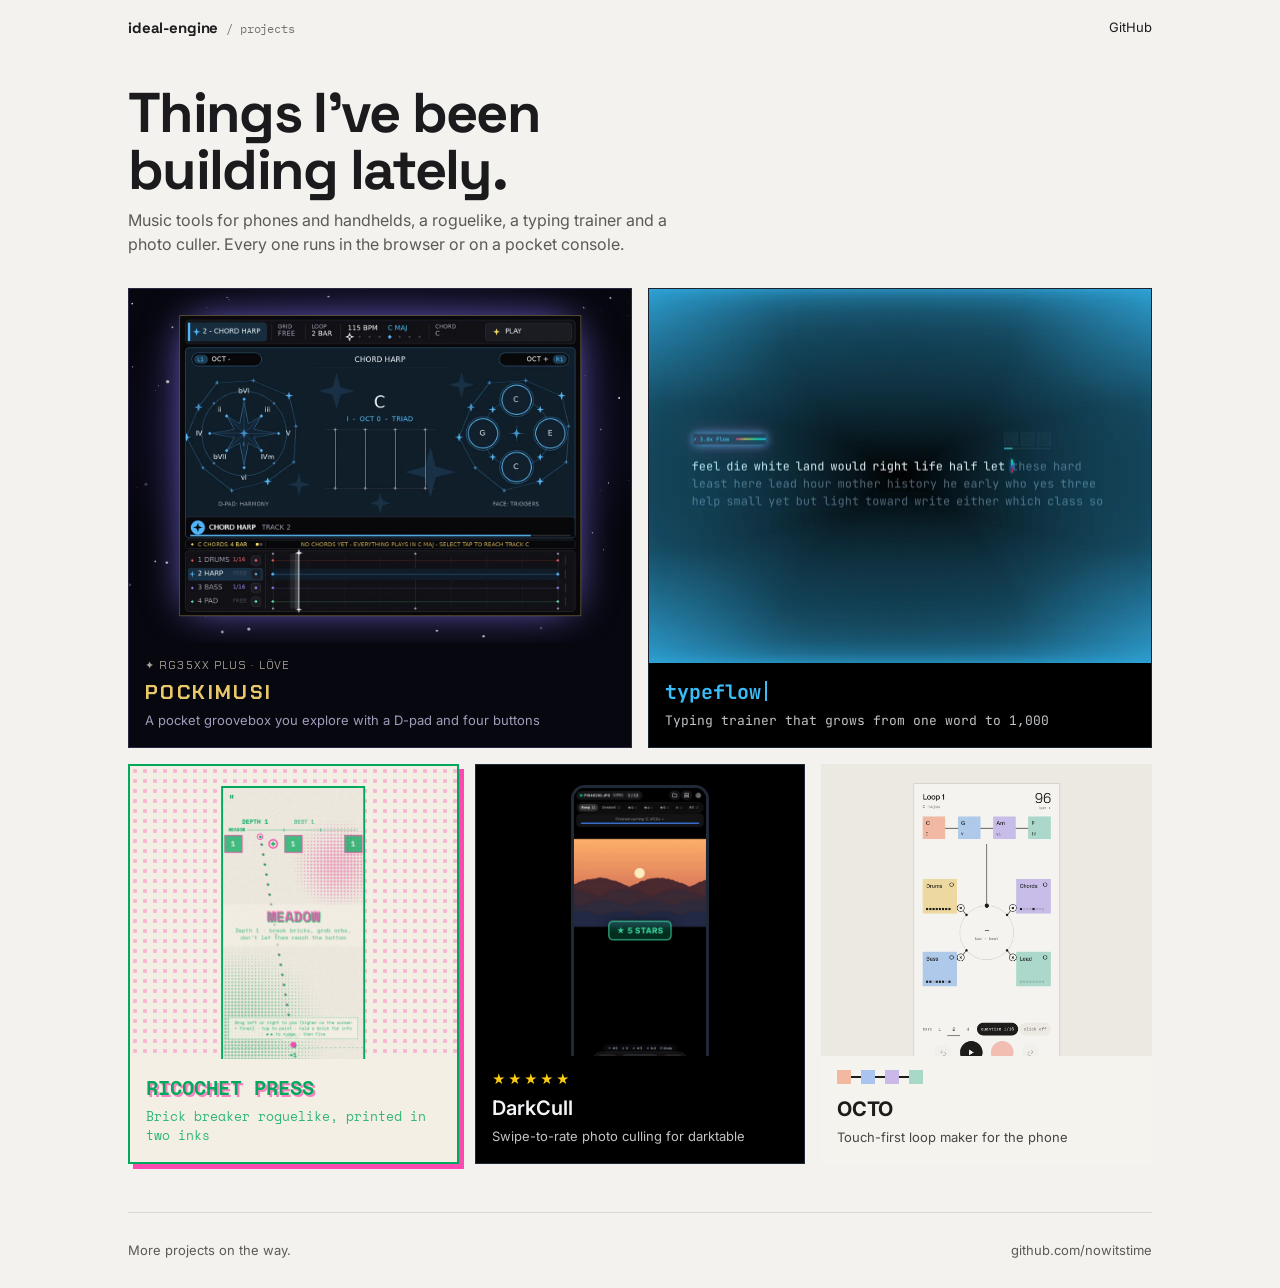
<file: index.html>
<!doctype html>
<html lang="en">
<head>
<meta charset="utf-8">
<meta name="viewport" content="width=device-width, initial-scale=1, viewport-fit=cover">
<title>Ideal Engine</title>
<meta name="description" content="Music tools for phones and handhelds, a roguelike, a typing trainer and a photo culler.">
<meta property="og:type" content="website">
<meta property="og:title" content="Ideal Engine — Projects">
<meta property="og:description" content="Music tools for phones and handhelds, a roguelike, a typing trainer and a photo culler.">
<meta property="og:image" content="https://nowitstime.github.io/ideal-engine/assets/img/pocki-harp-play.webp">
<meta name="twitter:card" content="summary_large_image">
<link rel="icon" href="favicon.svg" type="image/svg+xml">
<link rel="preconnect" href="https://fonts.googleapis.com">
<link rel="preconnect" href="https://fonts.gstatic.com" crossorigin>
<link rel="stylesheet" href="https://fonts.googleapis.com/css2?family=Chakra+Petch:wght@500;700&family=IBM+Plex+Mono:wght@400&family=Inter:wght@400;600;700&family=JetBrains+Mono:wght@400;700&family=Space+Grotesk:wght@500;700&family=Space+Mono:wght@400;700&display=swap">
<link rel="stylesheet" href="assets/site.css">
<style>
/* Home: a calm neutral page; each tile already wears its project's palette and type. */
:root{color-scheme:light;--bg:#f3f2ef;--ink:#1b1b1d;--muted:#5c5a55;--faint:#77746e}
body{background:var(--bg);color:var(--ink);font-family:"Inter",system-ui,sans-serif}
.brand{font:700 15px "Space Grotesk",sans-serif;letter-spacing:-.01em;text-decoration:none}
.brand small{font:400 12px "IBM Plex Mono",monospace;color:var(--faint);margin-left:8px}
h1{font:700 clamp(32px,5vw,56px)/1.02 "Space Grotesk",sans-serif;letter-spacing:-.03em;margin:28px 0 10px;max-width:16ch;text-wrap:balance}
.lede{color:var(--muted);max-width:56ch;margin:0 0 32px;font-size:16px}
.tiles{display:grid;grid-template-columns:repeat(6,minmax(0,1fr));gap:16px;padding-bottom:24px}
.tile{grid-column:span 2;display:flex;flex-direction:column;text-decoration:none;min-height:400px;overflow:hidden;position:relative;transition:transform .2s}
.tile.big{grid-column:span 3;min-height:460px}
.tile:hover{transform:translateY(-3px)}
.tile:focus-visible{outline:3px solid #3a5bd9;outline-offset:3px}
.tile .shot{flex:1;overflow:hidden;position:relative;min-height:220px}
.tile .shot img{position:absolute;inset:0;width:100%;height:100%;object-fit:cover;object-position:top}
.tile .shot img.ph{inset:auto;left:50%;top:20px;transform:translateX(-50%);height:auto;max-width:none;object-fit:fill}
.tile .cap{padding:14px 16px 16px;display:flex;flex-direction:column;gap:4px;position:relative;z-index:1}
.tile .t{font-size:20px;font-weight:700}
.tile .d{font-size:13px;opacity:.8}
.tile .tag{font-size:11px;letter-spacing:.1em;text-transform:uppercase;opacity:.7}
.t-octo{background:#F5F3EE;color:#1D1C1A}
.t-octo .shot{background:#ECE9E2}
.t-octo .shot img.ph{width:44%;box-shadow:0 0 0 1px #d8d4cb}
.t-octo .t{letter-spacing:-.02em}
.t-octo .sq{display:flex;align-items:center;margin-bottom:6px}
.t-octo .sq i{width:14px;height:14px}.t-octo .sq b{width:10px;height:2px;background:#1D1C1A}
.t-pocki{background:#06070f;color:#efe6cf;font-family:"Chakra Petch",sans-serif;text-transform:uppercase;border:1px solid #2a2540}
.t-pocki .shot{background:radial-gradient(80% 70% at 50% 40%,#231a4a,#06070f 70%)}
.t-pocki .shot img{inset:auto;left:50%;top:50%;transform:translate(-50%,-50%);width:80%;height:auto;border:1px solid #e8c66a66;box-shadow:0 0 40px -10px #8a7bff;z-index:1}
.t-pocki .t{color:#e8c66a;letter-spacing:.12em}
.t-pocki .d{text-transform:none;font-family:"Inter",sans-serif;color:#c9c1e6}
.t-rico{background:#f4efe4;color:#00a95c;font-family:"Space Mono",monospace;border:2px solid #00a95c;box-shadow:5px 5px 0 #ff48b0}
.t-rico .shot{background:radial-gradient(circle,#ff48b055 2px,transparent 2.5px) 0 0/10px 10px}
.t-rico .shot img.ph{width:44%;border:2px solid #00a95c}
.t-rico .t{text-shadow:2px 2px 0 #ff48b0aa;text-transform:uppercase}
.t-type{background:#000;color:#f1f5f9;font-family:"JetBrains Mono",monospace;border:1px solid #1a2332}
.t-type .shot img{object-position:center}
.t-type .t{color:#38bdf8}
.t-type .t::after{content:"";display:inline-block;width:2px;height:1em;background:#38bdf8;margin-left:4px;vertical-align:-2px;animation:blink 1s steps(1) infinite}
.t-dark{background:#000;color:#f3f4f6;border:1px solid #1f2937}
.t-dark .shot img.ph{width:42%;border-radius:14px;border:3px solid #1f2937}
.t-dark .stars{color:#facc15;font-size:13px;letter-spacing:2px}
.t-dark .t{font-weight:600}
.foot{color:var(--muted);border-top:1px solid #dcd9d3;margin-top:24px}
@media (max-width:900px){.tile,.tile.big{grid-column:span 3}.tiles .tile:last-child{grid-column:1/-1}}
@media (max-width:600px){.tile,.tile.big,.tiles .tile:last-child{grid-column:1/-1}.tile,.tile.big{min-height:380px}}
</style>
</head>
<body>
<div class="in">
  <header class="sitenav"><a class="brand" href="index.html">ideal-engine<small>/ projects</small></a><nav><a href="https://github.com/nowitstime">GitHub</a></nav></header>
  <main>
    <h1>Things I've been building lately.</h1>
    <p class="lede">Music tools for phones and handhelds, a roguelike, a typing trainer and a photo culler. Every one runs in the browser or on a pocket console.</p>
    <div class="tiles">
      <a class="tile big t-pocki" href="pockimusi/index.html"><div class="shot"><canvas class="sky" data-n="160"></canvas><img src="assets/img/pocki-harp-play.webp" alt="Pockimusi chord harp screen"></div><div class="cap"><span class="tag">✦ RG35XX Plus · LÖVE</span><span class="t">Pockimusi</span><span class="d">A pocket groovebox you explore with a D-pad and four buttons</span></div></a>
      <a class="tile big t-type" href="typeflow/index.html"><div class="shot"><img src="assets/img/typeflow-flow.webp" alt="TypeFlow glowing deep in flow"></div><div class="cap"><span class="t">typeflow</span><span class="d">Typing trainer that grows from one word to 1,000</span></div></a>
      <a class="tile t-rico" href="ricochet-press/index.html"><div class="shot"><img class="ph" src="assets/img/ricochet-3.webp" alt="Ricochet Press aiming a shot"></div><div class="cap"><span class="t">Ricochet Press</span><span class="d">Brick breaker roguelike, printed in two inks</span></div></a>
      <a class="tile t-dark" href="darkcull/index.html"><div class="shot"><img class="ph" src="assets/img/darkcull-m2.webp" alt="DarkCull rating a photo five stars with a swipe"></div><div class="cap"><span class="stars" aria-hidden="true">★★★★★</span><span class="t">DarkCull</span><span class="d">Swipe-to-rate photo culling for darktable</span></div></a>
      <a class="tile t-octo" href="octo/index.html"><div class="shot"><img class="ph" src="assets/img/octo-1.webp" alt="OCTO loop map with four instruments on strings"></div><div class="cap"><div class="sq" aria-hidden="true"><i style="background:#F2B8A0"></i><b></b><i style="background:#A9C4EE"></i><b></b><i style="background:#C9B8E8"></i><b></b><i style="background:#A8D8C8"></i></div><span class="t">OCTO</span><span class="d">Touch-first loop maker for the phone</span></div></a>
    </div>
  </main>
  <footer class="foot"><span>More projects on the way.</span><a href="https://github.com/nowitstime">github.com/nowitstime</a></footer>
</div>
<script src="assets/sky.js"></script>
</body>
</html>
</file>
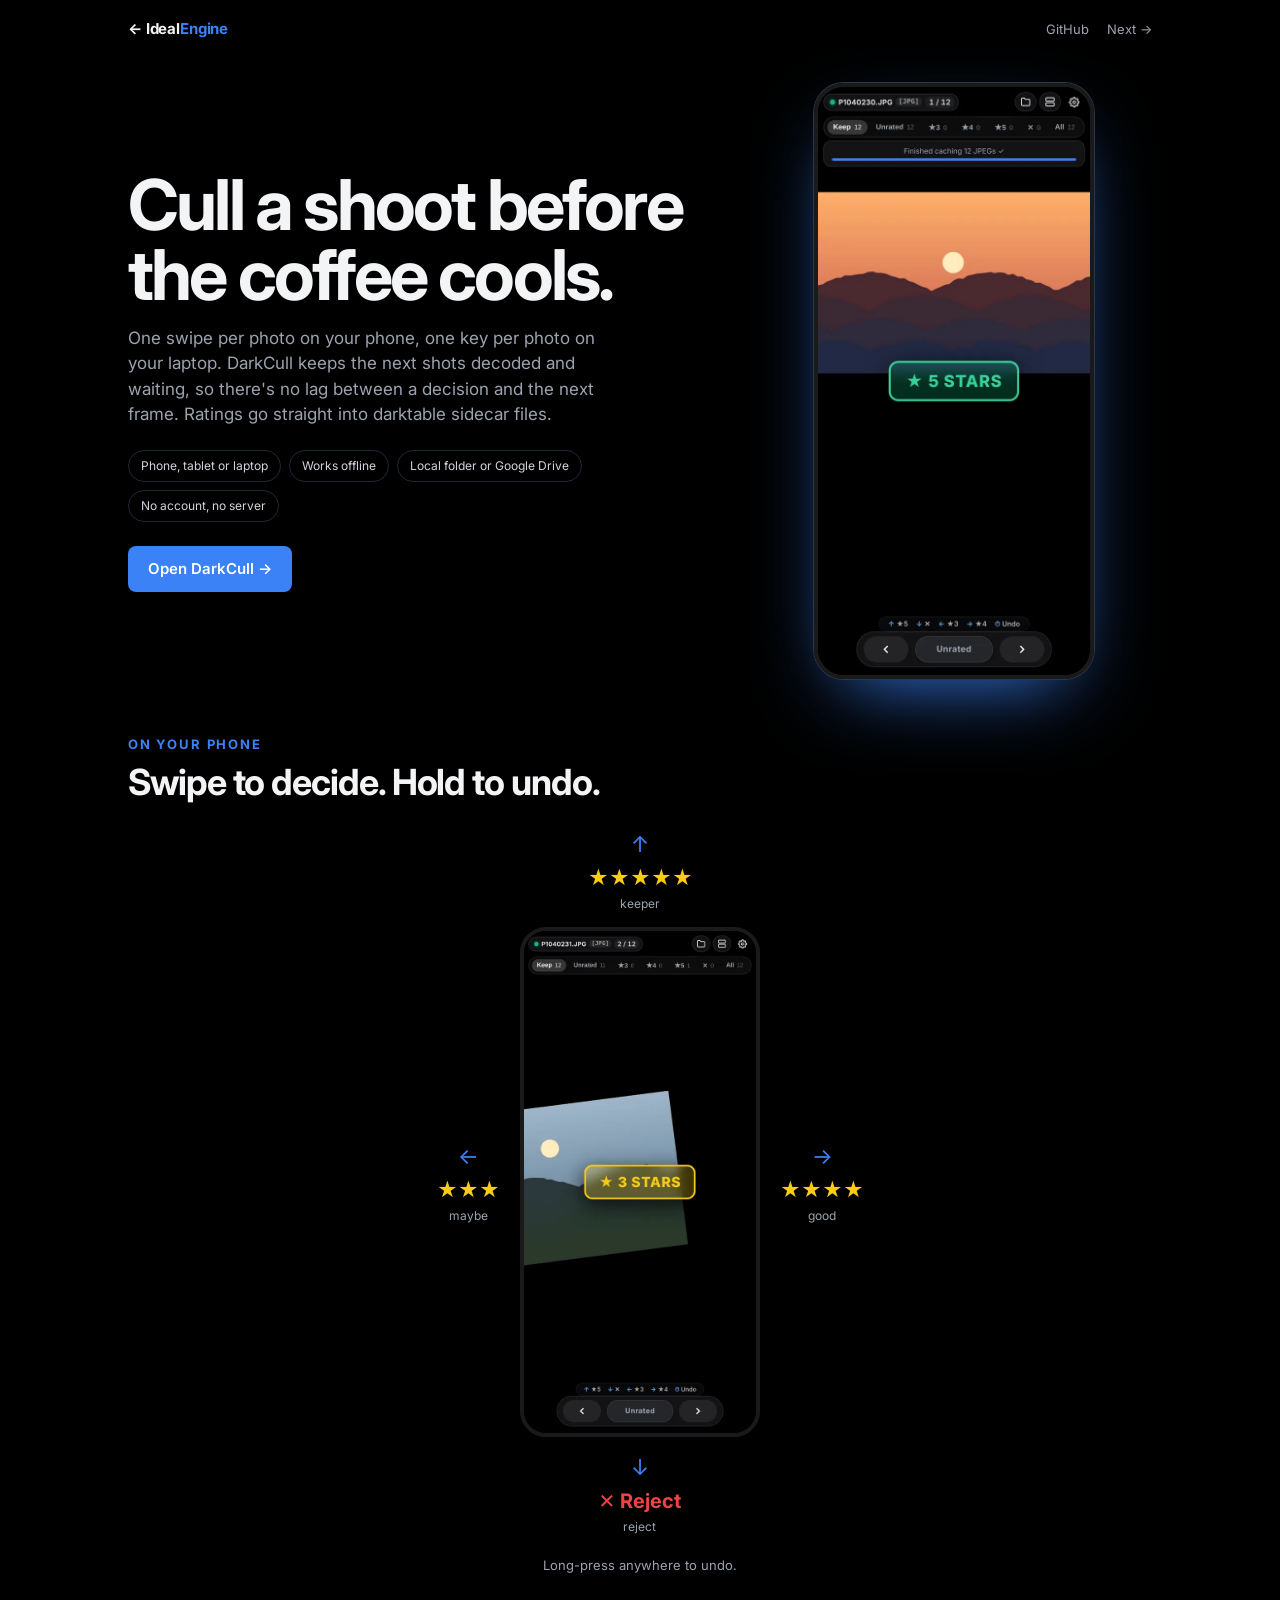
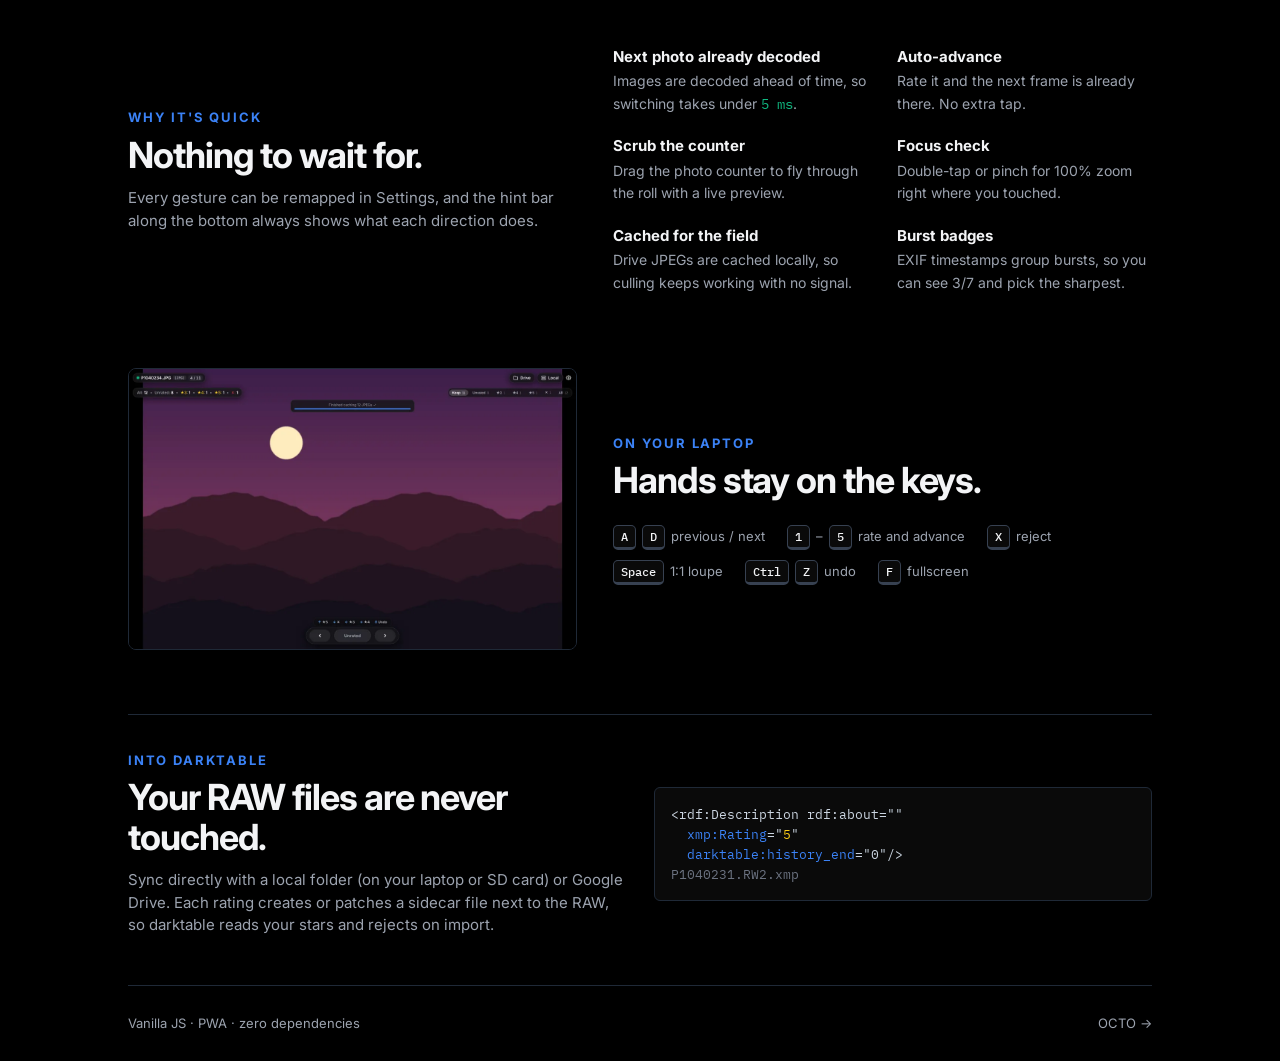
<file: darkcull/index.html>
<!doctype html>
<html lang="en">
<head>
<meta charset="utf-8">
<meta name="viewport" content="width=device-width, initial-scale=1, viewport-fit=cover">
<title>DarkCull · Ideal Engine</title>
<meta name="description" content="Swipe-to-rate photo culling on your phone or laptop. Ratings go straight into darktable .xmp sidecars.">
<meta property="og:type" content="website">
<meta property="og:title" content="DarkCull · Swipe-to-Rate Photo Culling">
<meta property="og:description" content="Swipe-to-rate photo culling on your phone or laptop. Ratings go straight into darktable .xmp sidecars.">
<meta property="og:image" content="https://nowitstime.github.io/ideal-engine/assets/img/darkcull-m2.webp">
<meta name="twitter:card" content="summary_large_image">
<link rel="icon" href="../favicon.svg" type="image/svg+xml">
<link rel="preconnect" href="https://fonts.googleapis.com">
<link rel="preconnect" href="https://fonts.gstatic.com" crossorigin>
<link rel="stylesheet" href="https://fonts.googleapis.com/css2?family=IBM+Plex+Mono:wght@400;500&family=Inter:wght@400;600;700&display=swap">
<link rel="stylesheet" href="../assets/site.css">
<style>
/* DarkCull: pure OLED black, blue for the interface, gold for stars, red for rejects. */
:root{color-scheme:dark;--bg:#000;--blue:#3b82f6;--star:#facc15;--rej:#ef4444;--ok:#10b981;--txt:#f3f4f6;--mut:#9ca3af;--edge:#1f2937}
body{background:var(--bg);color:var(--txt);font-family:"Inter",system-ui,sans-serif}
.brand{font-weight:700;letter-spacing:-.01em}.brand i{color:var(--blue);font-style:normal}
.sitenav nav{color:var(--mut)}
.hero{display:grid;grid-template-columns:minmax(0,1.2fr) minmax(0,.8fr);gap:36px;align-items:center;padding-block:24px 56px}
h1{font:700 clamp(36px,6vw,70px)/1 "Inter",sans-serif;letter-spacing:-.04em;margin:0 0 16px;max-width:13ch}
.lede{color:var(--mut);max-width:46ch;font-size:17px;margin:0 0 22px}
.where{display:flex;flex-wrap:wrap;gap:8px;margin-bottom:24px}
.where span{font-size:12px;border:1px solid var(--edge);border-radius:999px;padding:6px 12px;color:#d1d5db}
.open{display:inline-flex;gap:8px;align-items:center;background:var(--blue);color:#fff;text-decoration:none;font-weight:600;padding:12px 20px;border-radius:8px}
.open:hover{background:#2563eb}
.dphone{width:min(100%,280px);justify-self:center;border:4px solid #1a1a1a;border-radius:30px;overflow:hidden;box-shadow:0 0 0 1px #2d3748,0 30px 80px -30px #3b82f6}
h2{font-size:13px;letter-spacing:.14em;text-transform:uppercase;color:var(--blue);margin:0 0 8px}
h3{font-size:clamp(24px,3.4vw,36px);letter-spacing:-.03em;margin:0 0 12px;line-height:1.1}
.compass{display:grid;grid-template-columns:1fr auto 1fr;gap:14px 20px;align-items:center;justify-items:center;padding-block:14px 20px}
.compass-note{text-align:center;color:var(--mut);font-size:13px;margin:0 0 60px}
.compass img{grid-column:2;grid-row:2;width:min(46vw,240px);border:4px solid #1a1a1a;border-radius:26px;overflow:hidden}
.dir{display:flex;flex-direction:column;align-items:center;gap:2px;text-align:center}
.dir b{font-size:20px;color:var(--star)}
.dir small{color:var(--mut);font-size:12px}
.dir .arr{font-size:22px;color:var(--blue)}
.d-up{grid-column:2;grid-row:1}.d-down{grid-column:2;grid-row:3}.d-left{grid-column:1;grid-row:2;justify-self:end}.d-right{grid-column:3;grid-row:2;justify-self:start}
.d-down b{color:var(--rej)}
.split{display:grid;grid-template-columns:minmax(0,1fr) minmax(0,1.2fr);gap:36px;align-items:center;padding-block:10px 64px}
.fast{display:grid;grid-template-columns:repeat(2,minmax(0,1fr));gap:20px 28px}
.fast b{display:block;font-size:15px;margin-bottom:2px}
.fast span{font-size:14px;color:var(--mut)}
.fast em{font-style:normal;font-family:"IBM Plex Mono",monospace;color:var(--ok)}
.kb2{display:flex;flex-wrap:wrap;gap:10px 22px;padding-top:12px;color:var(--mut);font-size:13px}
.kb2 span{display:flex;align-items:center;gap:6px}
.kb2 kbd{font:500 12px "IBM Plex Mono",monospace;color:var(--txt);border:1px solid #374151;border-bottom-width:3px;border-radius:5px;padding:3px 7px;background:#0a0a0a}
.desk img{border:1px solid var(--edge);border-radius:8px}
.xmpbox{display:grid;grid-template-columns:minmax(0,1fr) minmax(0,1fr);gap:28px;align-items:center;padding-block:36px 48px;border-top:1px solid var(--edge)}
.xmpbox pre{margin:0;font:400 12.5px/1.6 "IBM Plex Mono",monospace;background:#0a0a0a;border:1px solid var(--edge);border-radius:6px;padding:16px;overflow-x:auto;color:#cbd5e1}
.xmpbox pre em{color:var(--star);font-style:normal}.xmpbox pre u{color:var(--blue);text-decoration:none}
.xmpbox p{color:var(--mut);margin:0}
.foot{border-top:1px solid var(--edge);color:var(--mut)}
@media (max-width:760px){.hero,.split,.xmpbox,.fast{grid-template-columns:1fr}.compass{gap:10px}}
</style>
</head>
<body>
<div class="in">
  <header class="sitenav"><a class="brand" href="../index.html">← Ideal<i>Engine</i></a><nav><a href="https://github.com/nowitstime/DarkCull">GitHub</a><a href="../octo/index.html">Next →</a></nav></header>
  <main>
    <section class="hero">
      <div>
        <h1>Cull a shoot before the coffee cools.</h1>
        <p class="lede">One swipe per photo on your phone, one key per photo on your laptop. DarkCull keeps the next shots decoded and waiting, so there's no lag between a decision and the next frame. Ratings go straight into darktable sidecar files.</p>
        <div class="where"><span>Phone, tablet or laptop</span><span>Works offline</span><span>Local folder or Google Drive</span><span>No account, no server</span></div>
        <a class="open" href="https://nowitstime.github.io/DarkCull/">Open DarkCull →</a>
      </div>
      <img class="dphone" src="../assets/img/darkcull-m2.webp" alt="Swiping up on a phone rates the photo five stars">
    </section>

    <h2>On your phone</h2>
    <h3>Swipe to decide. Hold to undo.</h3>
    <div class="compass">
      <div class="dir d-up"><span class="arr">↑</span><b>★★★★★</b><small>keeper</small></div>
      <div class="dir d-left"><span class="arr">←</span><b>★★★</b><small>maybe</small></div>
      <img src="../assets/img/darkcull-m3.webp" alt="Mid-swipe: the photo tilts and shows a 3 stars badge">
      <div class="dir d-right"><span class="arr">→</span><b>★★★★</b><small>good</small></div>
      <div class="dir d-down"><span class="arr">↓</span><b>✕ Reject</b><small>reject</small></div>
    </div>
    <p class="compass-note">Long-press anywhere to undo.</p>

    <section class="split">
      <div>
        <h2>Why it's quick</h2>
        <h3>Nothing to wait for.</h3>
        <p style="color:var(--mut);margin:0">Every gesture can be remapped in Settings, and the hint bar along the bottom always shows what each direction does.</p>
      </div>
      <div class="fast">
        <div><b>Next photo already decoded</b><span>Images are decoded ahead of time, so switching takes under <em>5 ms</em>.</span></div>
        <div><b>Auto-advance</b><span>Rate it and the next frame is already there. No extra tap.</span></div>
        <div><b>Scrub the counter</b><span>Drag the photo counter to fly through the roll with a live preview.</span></div>
        <div><b>Focus check</b><span>Double-tap or pinch for 100% zoom right where you touched.</span></div>
        <div><b>Cached for the field</b><span>Drive JPEGs are cached locally, so culling keeps working with no signal.</span></div>
        <div><b>Burst badges</b><span>EXIF timestamps group bursts, so you can see 3/7 and pick the sharpest.</span></div>
      </div>
    </section>

    <section class="split desk">
      <img src="../assets/img/darkcull-d1.webp" alt="DarkCull on a laptop with rating counts in the filter bar">
      <div>
        <h2>On your laptop</h2>
        <h3>Hands stay on the keys.</h3>
        <div class="kb2"><span><kbd>A</kbd><kbd>D</kbd> previous / next</span><span><kbd>1</kbd>–<kbd>5</kbd> rate and advance</span><span><kbd>X</kbd> reject</span><span><kbd>Space</kbd> 1:1 loupe</span><span><kbd>Ctrl</kbd><kbd>Z</kbd> undo</span><span><kbd>F</kbd> fullscreen</span></div>
      </div>
    </section>

    <section class="xmpbox">
      <div><h2>Into darktable</h2><h3>Your RAW files are never touched.</h3><p>Sync directly with a local folder (on your laptop or SD card) or Google Drive. Each rating creates or patches a sidecar file next to the RAW, so darktable reads your stars and rejects on import.</p></div>
<pre>&lt;rdf:Description rdf:about=""
  <u>xmp:Rating</u>="<em>5</em>"
  <u>darktable:history_end</u>="0"/&gt;
<span style="color:#6b7280">P1040231.RW2.xmp</span></pre>
    </section>
  </main>
  <footer class="foot"><span>Vanilla JS · PWA · zero dependencies</span><a href="../octo/index.html">OCTO →</a></footer>
</div>
</body>
</html>
</file>
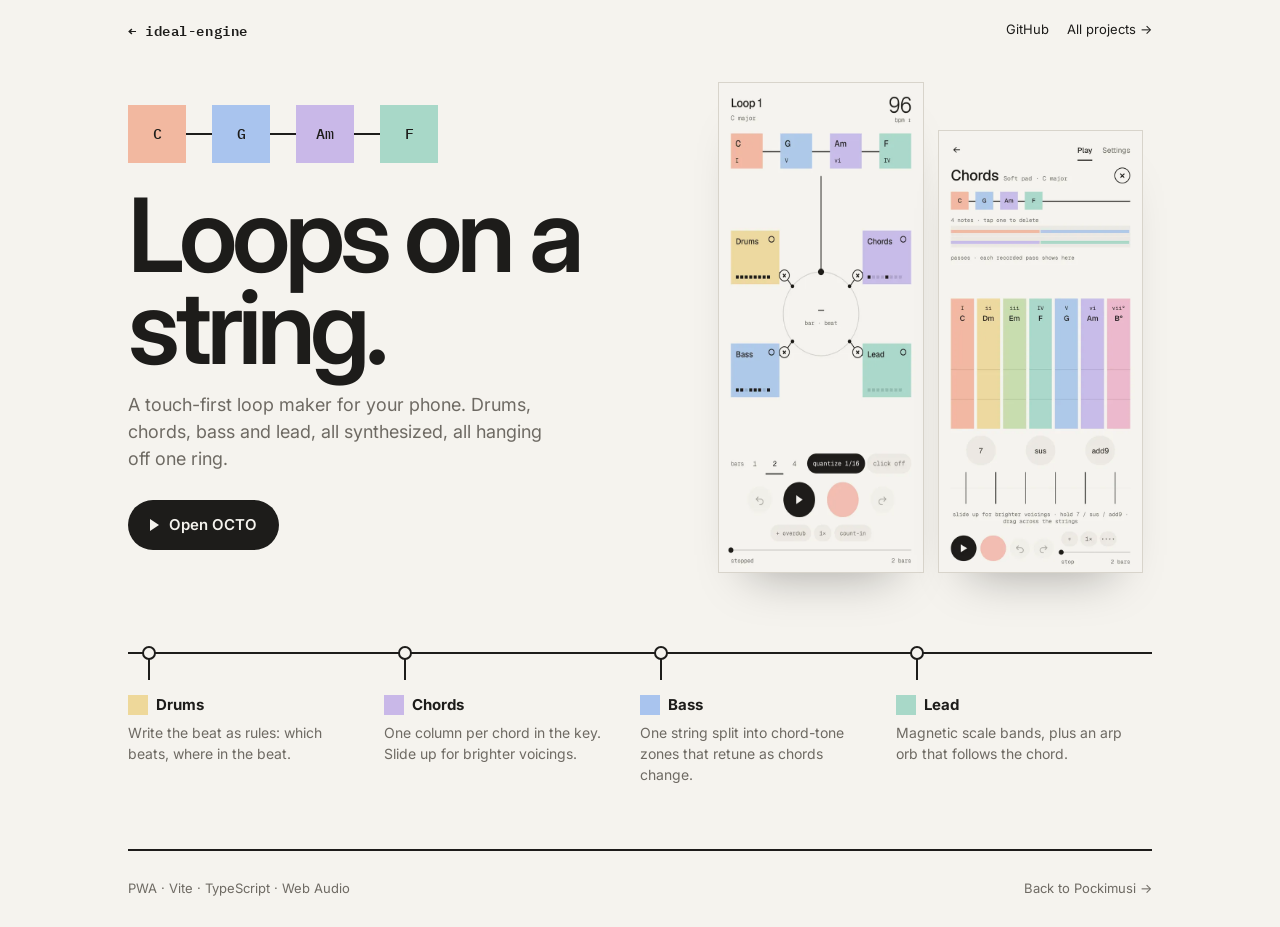
<file: octo/index.html>
<!doctype html>
<html lang="en">
<head>
<meta charset="utf-8">
<meta name="viewport" content="width=device-width, initial-scale=1, viewport-fit=cover">
<title>OCTO · Ideal Engine</title>
<meta name="description" content="A touch-first loop maker for your phone. Drums, chords, bass and lead, all synthesized, all hanging off one ring.">
<meta property="og:type" content="website">
<meta property="og:title" content="OCTO · Loops on a string">
<meta property="og:description" content="A touch-first loop maker for your phone. Drums, chords, bass and lead, all synthesized, all hanging off one ring.">
<meta property="og:image" content="https://nowitstime.github.io/ideal-engine/assets/img/octo-1.webp">
<meta name="twitter:card" content="summary_large_image">
<link rel="icon" href="../favicon.svg" type="image/svg+xml">
<link rel="preconnect" href="https://fonts.googleapis.com">
<link rel="preconnect" href="https://fonts.gstatic.com" crossorigin>
<link rel="stylesheet" href="https://fonts.googleapis.com/css2?family=IBM+Plex+Mono:wght@400;500;600&family=Inter:wght@400;500;600&display=swap">
<link rel="stylesheet" href="../assets/site.css">
<style>
/* OCTO: paper, borderless pastel squares, strings joining them. Instruments hang off one line like the loop map. */
:root{color-scheme:light;--paper:#F5F3EE;--surface:#ECE9E2;--ink:#1D1C1A;--muted:#6E6A63;--c1:#F2B8A0;--c2:#A9C4EE;--c3:#C9B8E8;--c4:#A8D8C8;--c5:#EED89A}
body{background:var(--paper);color:var(--ink);font-family:"Inter",system-ui,sans-serif}
.brand{font:600 14px "IBM Plex Mono",monospace;letter-spacing:.04em}
.hero{display:grid;grid-template-columns:minmax(0,1.1fr) minmax(0,.9fr);gap:40px;align-items:center;padding-block:24px 56px}
h1{font:600 clamp(48px,8vw,104px)/.9 "Inter",sans-serif;letter-spacing:-.05em;margin:0 0 18px}
.lede{font-size:18px;color:var(--muted);max-width:40ch;margin:0 0 28px}
.prog{display:flex;align-items:center;margin-bottom:26px;flex-wrap:wrap;row-gap:8px}
.prog span{width:58px;height:58px;display:grid;place-items:center;font:500 15px "IBM Plex Mono",monospace}
.prog b{width:26px;height:2px;background:var(--ink)}
.pill{display:inline-flex;align-items:center;gap:10px;background:var(--ink);color:var(--paper);padding:14px 22px;border-radius:999px;text-decoration:none;font-weight:600}
.pill i{width:0;height:0;border-left:9px solid currentColor;border-top:6px solid transparent;border-bottom:6px solid transparent}
.pill:hover{background:#3a3835}
.phones{display:flex;gap:16px;justify-content:center}
.phones img{width:46%;max-width:240px;box-shadow:0 0 0 1px #d8d4cb,0 30px 50px -30px rgba(0,0,0,.35)}
.phones img:nth-child(2){margin-top:48px}
.instr{display:grid;grid-template-columns:repeat(4,minmax(0,1fr));position:relative;padding-block:24px 64px}
.instr::before{content:"";position:absolute;left:0;right:0;top:24px;height:2px;background:var(--ink)}
.instr div{padding:42px 18px 0 0;position:relative}
.instr div::before{content:"";position:absolute;left:20px;top:0;width:2px;height:28px;background:var(--ink)}
.instr div::after{content:"";position:absolute;left:14px;top:-6px;width:14px;height:14px;border-radius:50%;background:var(--paper);border:2px solid var(--ink)}
.instr h2{margin:0 0 6px;font-size:15px;display:flex;align-items:center;gap:8px}
.instr h2 i{width:20px;height:20px}
.instr p{margin:0;font-size:14px;color:var(--muted)}
.foot{border-top:2px solid var(--ink);color:var(--muted)}
@media (max-width:760px){.hero{grid-template-columns:1fr}.instr{grid-template-columns:repeat(2,minmax(0,1fr));row-gap:28px}.instr::before{display:none}}
</style>
</head>
<body>
<div class="in">
  <header class="sitenav"><a class="brand" href="../index.html">← ideal-engine</a><nav><a href="https://github.com/nowitstime/ideal-octo-tribble">GitHub</a><a href="../index.html">All projects →</a></nav></header>
  <main>
    <section class="hero">
      <div>
        <div class="prog" aria-label="Chord progression C, G, Am, F"><span style="background:var(--c1)">C</span><b></b><span style="background:var(--c2)">G</span><b></b><span style="background:var(--c3)">Am</span><b></b><span style="background:var(--c4)">F</span></div>
        <h1>Loops on a string.</h1>
        <p class="lede">A touch-first loop maker for your phone. Drums, chords, bass and lead, all synthesized, all hanging off one ring.</p>
        <a class="pill" href="https://nowitstime.github.io/ideal-octo-tribble/"><i></i>Open OCTO</a>
      </div>
      <div class="phones"><img src="../assets/img/octo-1.webp" alt="OCTO loop map: the loop is a ring and instruments hang off it on strings"><img src="../assets/img/octo-2.webp" alt="OCTO chords page with one column per chord in the key"></div>
    </section>
    <section class="instr">
      <div><h2><i style="background:var(--c5)"></i>Drums</h2><p>Write the beat as rules: which beats, where in the beat.</p></div>
      <div><h2><i style="background:var(--c3)"></i>Chords</h2><p>One column per chord in the key. Slide up for brighter voicings.</p></div>
      <div><h2><i style="background:var(--c2)"></i>Bass</h2><p>One string split into chord-tone zones that retune as chords change.</p></div>
      <div><h2><i style="background:var(--c4)"></i>Lead</h2><p>Magnetic scale bands, plus an arp orb that follows the chord.</p></div>
    </section>
  </main>
  <footer class="foot"><span>PWA · Vite · TypeScript · Web Audio</span><a href="../pockimusi/index.html">Back to Pockimusi →</a></footer>
</div>
</body>
</html>
</file>
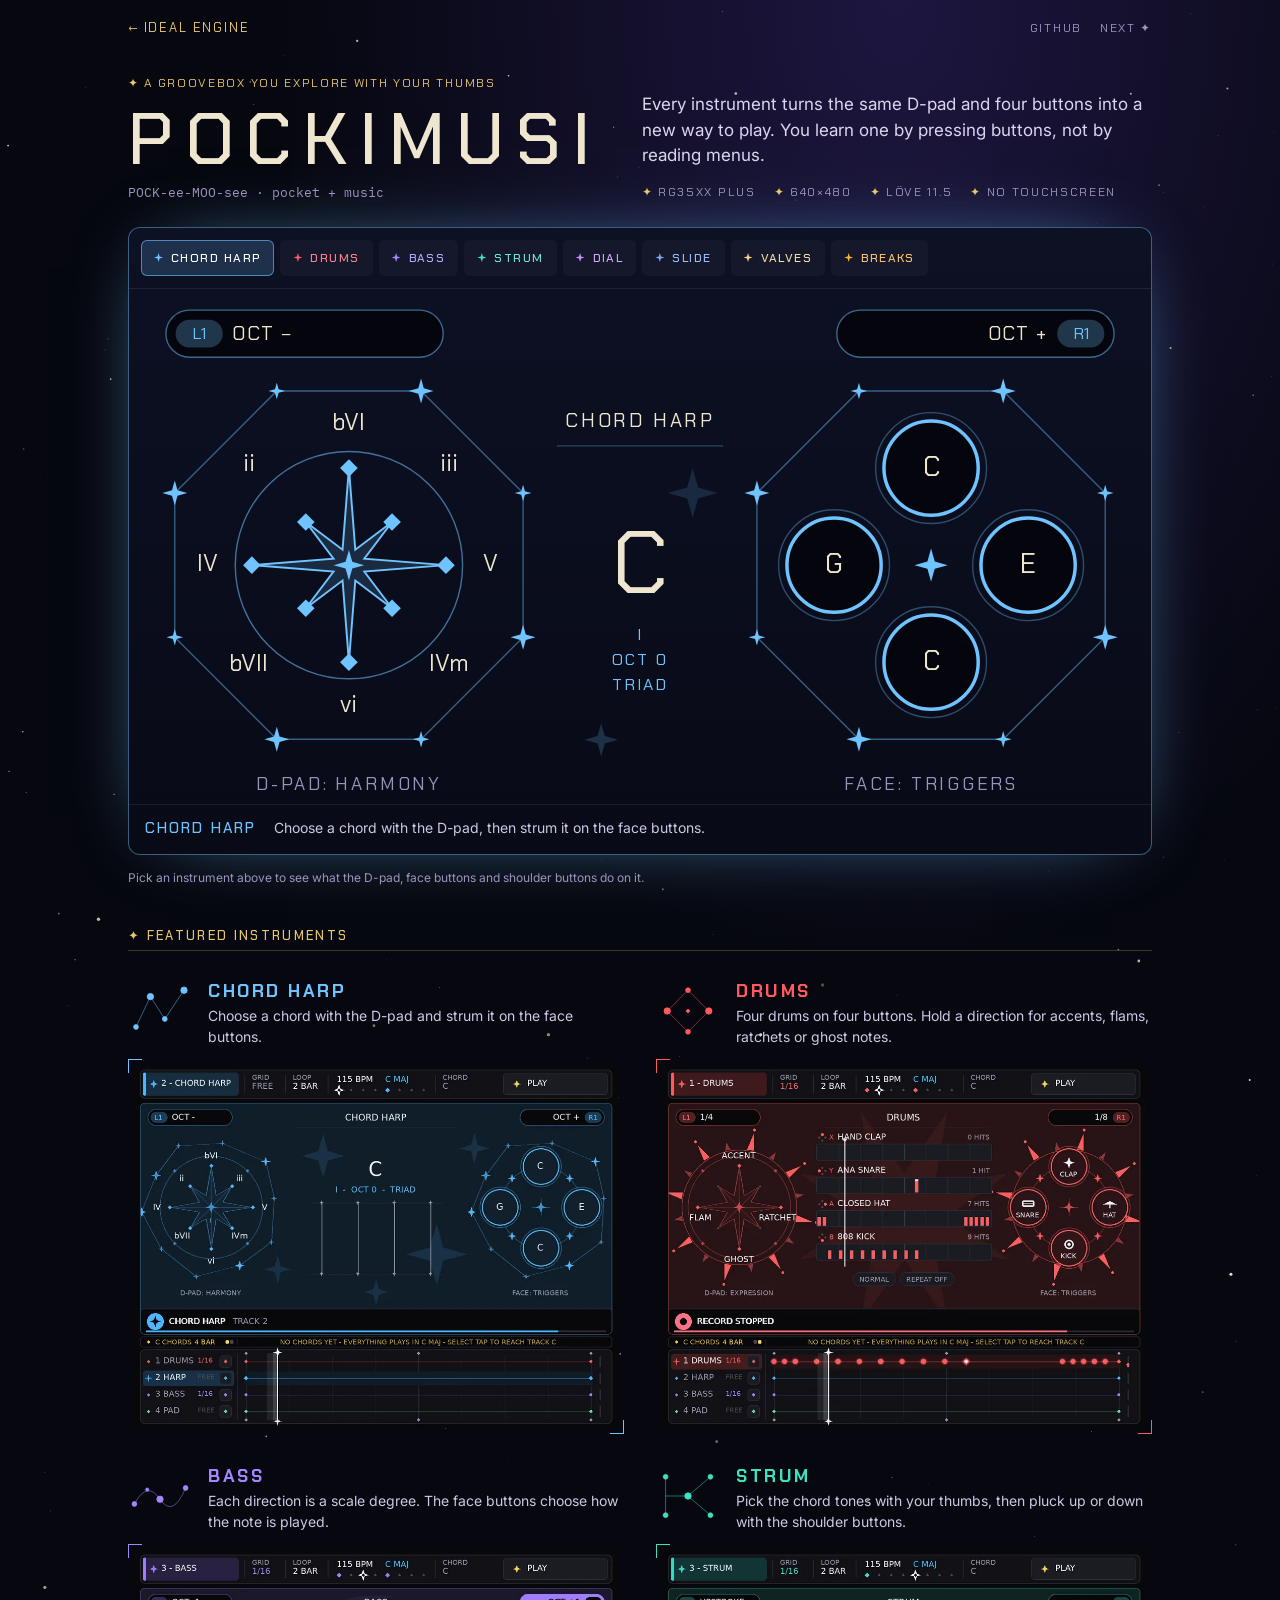
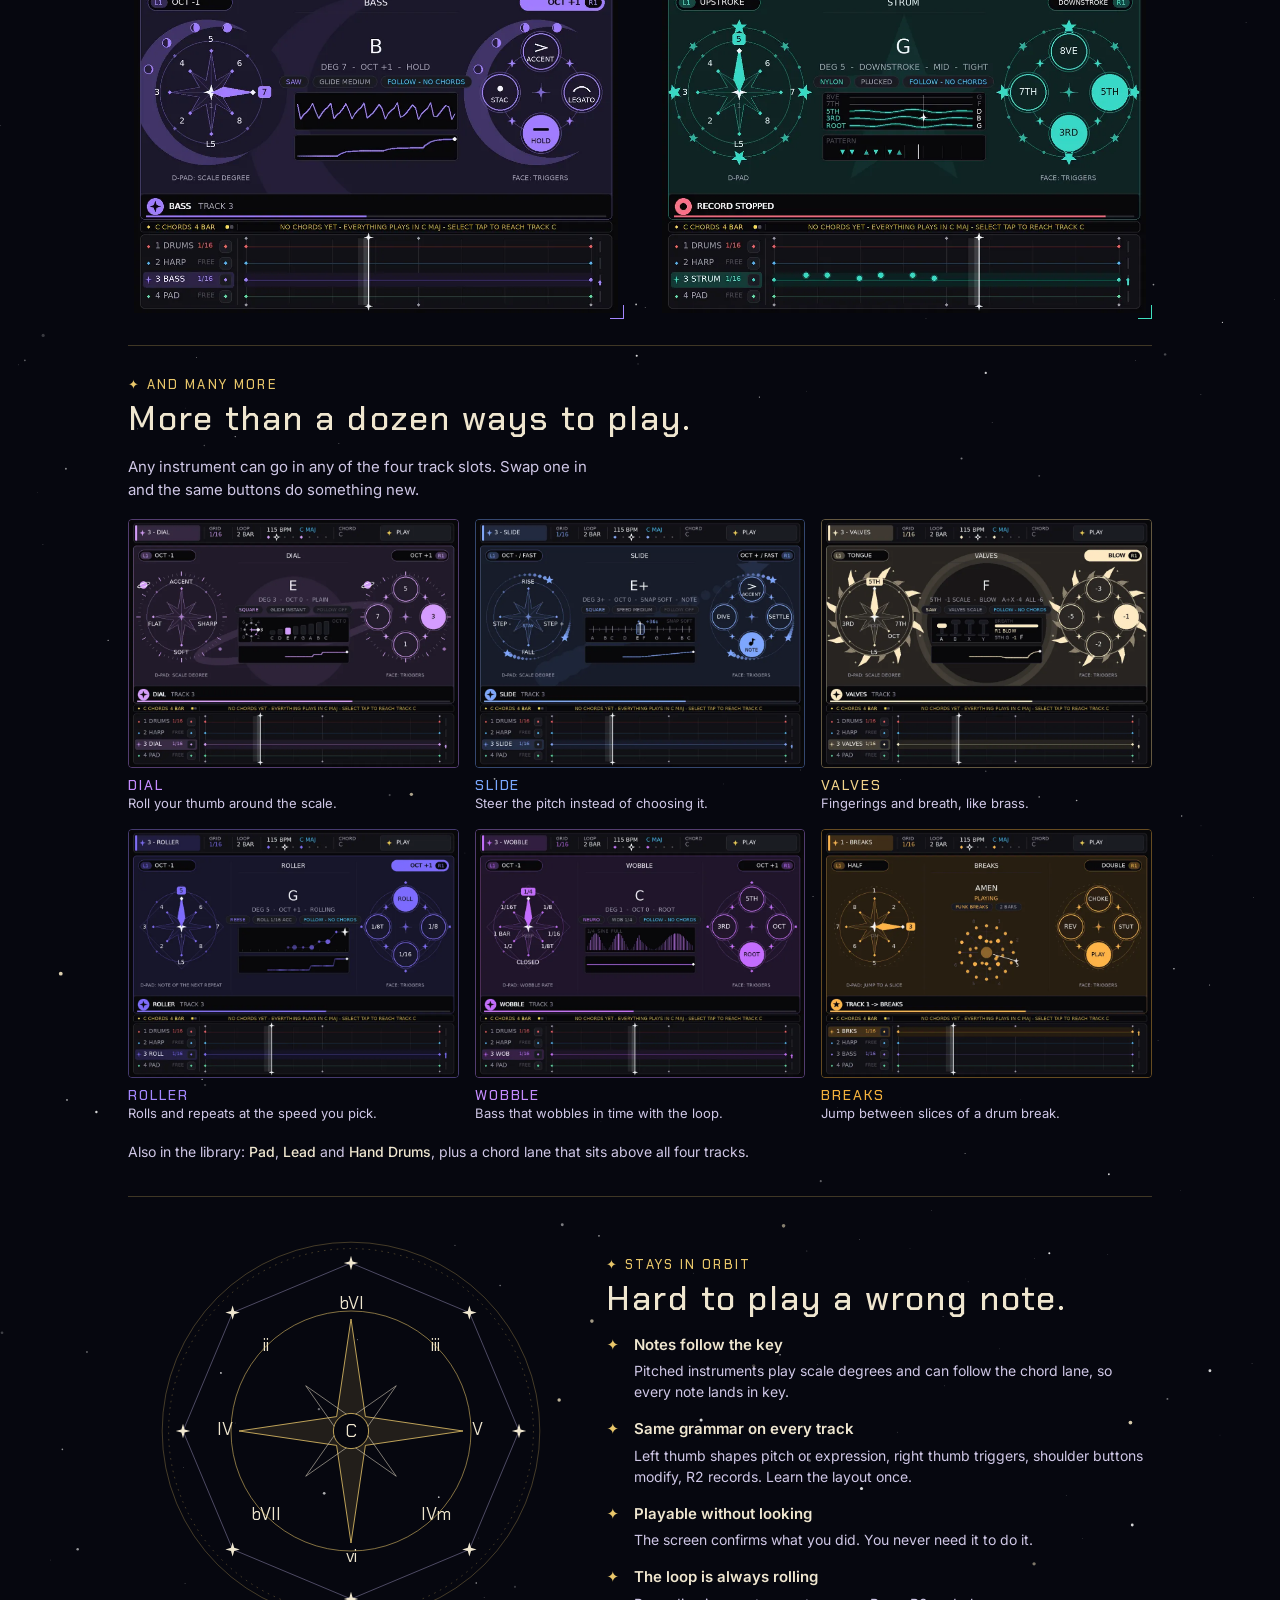
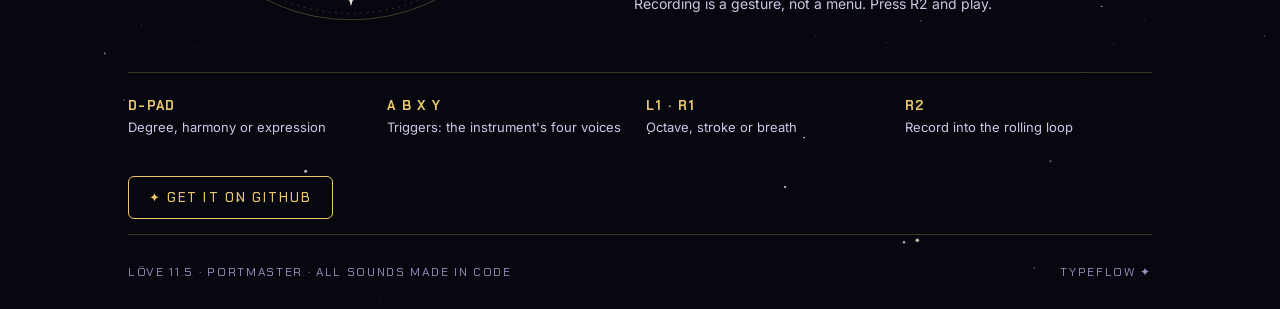
<file: pockimusi/index.html>
<!doctype html>
<html lang="en">
<head>
<meta charset="utf-8">
<meta name="viewport" content="width=device-width, initial-scale=1, viewport-fit=cover">
<title>Pockimusi · Ideal Engine</title>
<meta name="description" content="A groovebox for a pocket console. Every instrument turns the same D-pad and four buttons into a new way to play.">
<meta property="og:type" content="website">
<meta property="og:title" content="Pockimusi · Pocket Groovebox">
<meta property="og:description" content="A groovebox for a pocket console. Every instrument turns the same D-pad and four buttons into a new way to play.">
<meta property="og:image" content="https://nowitstime.github.io/ideal-engine/assets/img/pocki-harp-play.webp">
<meta name="twitter:card" content="summary_large_image">
<link rel="icon" href="../favicon.svg" type="image/svg+xml">
<link rel="preconnect" href="https://fonts.googleapis.com">
<link rel="preconnect" href="https://fonts.gstatic.com" crossorigin>
<link rel="stylesheet" href="https://fonts.googleapis.com/css2?family=Chakra+Petch:wght@400;500;700&family=IBM+Plex+Mono:wght@400&family=Inter:wght@400;500;600&display=swap">
<link rel="stylesheet" href="../assets/site.css">
<style>
/* Pockimusi: a star chart. Near-black sky, ivory and gold linework; each instrument glows in its own colour, as in the app.
   Layout: title, then the controller explorer full width, featured instruments, the rest of the library, and the harmony chart lower down. */
:root{color-scheme:dark;--ink:#06070f;--panel:#0b0e1c;--ivory:#efe6cf;--gold:#e8c66a;--dim:#9d93bf;--soft:#cfc7e6;--rule:#e8c66a40;--c:#6fc3ff}
body{background:var(--ink) radial-gradient(70% 40% at 70% 0%,#1d1640 0%,transparent 70%);color:var(--ivory);font-family:"Inter",system-ui,sans-serif}
.ch{font-family:"Chakra Petch",sans-serif;text-transform:uppercase;letter-spacing:.14em}
.brand{color:var(--gold);font-size:13px}
.sitenav nav{font-size:12px;color:var(--dim)}
.eyebrow{font-size:12px;color:var(--gold);margin:0 0 12px}
h2.sec{font:500 13px "Chakra Petch",sans-serif;letter-spacing:.18em;text-transform:uppercase;color:var(--gold);margin:0 0 6px}
h3.big{font:500 clamp(24px,3.4vw,34px)/1.15 "Chakra Petch",sans-serif;letter-spacing:.06em;margin:0 0 10px;text-wrap:balance}

.top{display:grid;grid-template-columns:auto minmax(0,1fr);gap:16px 40px;align-items:end;padding-block:18px 26px}
h1{font:500 clamp(40px,6vw,72px)/1 "Chakra Petch",sans-serif;letter-spacing:.16em;margin:0 0 8px}
.say{font:400 13px "IBM Plex Mono",monospace;color:var(--dim);margin:0}
.lede{font-size:17px;margin:0 0 14px;color:#ddd5f0;max-width:46ch}
.spec{display:flex;flex-wrap:wrap;gap:6px 18px;font-size:12px;color:var(--dim)}
.spec span::before{content:"✦ ";color:var(--gold)}

/* Controller explorer, drawn like the app's instrument page */
.pad{border:1px solid color-mix(in srgb,var(--c) 45%,transparent);border-radius:12px;background:linear-gradient(180deg,#0d1124,#080a16);box-shadow:0 0 80px -40px var(--c);transition:border-color .3s,box-shadow .3s;margin-bottom:14px}
.pad .tabs{display:flex;gap:6px;padding:12px;border-bottom:1px solid #ffffff12;overflow-x:auto}
.pad .tabs button{--k:#fff;flex:none;font:500 12px "Chakra Petch",sans-serif;letter-spacing:.12em;text-transform:uppercase;padding:9px 12px;border-radius:6px;border:1px solid transparent;background:#ffffff08;color:color-mix(in srgb,var(--k) 75%,#fff);cursor:pointer;display:inline-flex;align-items:center;gap:8px}
.pad .tabs button::before{content:"";width:9px;height:9px;background:var(--k);clip-path:polygon(50% 0,62% 38%,100% 50%,62% 62%,50% 100%,38% 62%,0 50%,38% 38%)}
.pad .tabs button[aria-pressed="true"]{background:color-mix(in srgb,var(--k) 18%,transparent);border-color:color-mix(in srgb,var(--k) 60%,transparent);color:#fff}
.pad .tabs button:focus-visible{outline:2px solid var(--k);outline-offset:2px}
.pad .stage{padding:10px 12px 4px;overflow-x:auto}
.pad svg{display:block;width:100%;min-width:560px;height:auto}
.pad .say2{display:flex;flex-wrap:wrap;gap:6px 18px;align-items:baseline;padding:12px 16px 16px;border-top:1px solid #ffffff12}
.pad .say2 b{font:500 15px "Chakra Petch",sans-serif;letter-spacing:.14em;text-transform:uppercase;color:var(--c)}
.pad .say2 span{color:var(--soft);font-size:14px;flex:1 1 30ch;min-width:0}
.hint{font-size:12px;color:var(--dim);margin:0 0 40px}

/* Featured instruments as constellations */
.consts{display:grid;grid-template-columns:repeat(2,minmax(0,1fr));gap:30px 32px;padding-block:28px 26px;border-top:1px solid var(--rule)}
.const{display:grid;grid-template-columns:64px minmax(0,1fr);gap:2px 16px;align-items:start}
.const svg{grid-row:span 2;width:64px;height:64px;color:var(--k)}
.const h4{margin:0;font:700 18px "Chakra Petch",sans-serif;letter-spacing:.14em;text-transform:uppercase;color:var(--k)}
.const p{margin:0 0 10px;color:var(--soft);font-size:14px}
.const .scr{grid-column:1/-1;position:relative;padding:6px}
.const .scr::before,.const .scr::after{content:"";position:absolute;width:14px;height:14px;border:1px solid var(--k)}
.const .scr::before{left:0;top:0;border-right:0;border-bottom:0}.const .scr::after{right:0;bottom:0;border-left:0;border-top:0}

/* The rest of the library */
.more{padding-block:30px 34px;border-top:1px solid var(--rule)}
.more .head{display:flex;flex-wrap:wrap;justify-content:space-between;gap:8px 32px;align-items:end;margin-bottom:18px}
.more .head p{margin:0;color:var(--soft);max-width:52ch}
.lib{display:grid;grid-template-columns:repeat(3,minmax(0,1fr));gap:16px}
.lib figure{margin:0;display:flex;flex-direction:column;gap:8px}
.lib img{border:1px solid color-mix(in srgb,var(--k) 40%,transparent);border-radius:4px}
.lib figcaption{display:flex;flex-direction:column}
.lib figcaption b{font:500 14px "Chakra Petch",sans-serif;letter-spacing:.14em;text-transform:uppercase;color:var(--k)}
.lib figcaption span{font-size:13px;color:var(--soft)}
.also{margin:18px 0 0;font-size:14px;color:var(--soft)}
.also b{color:var(--ivory);font-weight:500}

/* Harmony chart, lower down */
.orbit{display:grid;grid-template-columns:minmax(0,.9fr) minmax(0,1.1fr);gap:32px;align-items:center;padding-block:34px;border-top:1px solid var(--rule)}
.astro{width:100%;max-width:400px;aspect-ratio:1;justify-self:center}
.astro svg{width:100%;height:100%;overflow:visible}
.astro .ring{transform-origin:250px 250px;animation:spin 160s linear infinite}
.astro .ring2{transform-origin:250px 250px;animation:spin 240s linear infinite reverse}
.rules{display:grid;gap:16px;margin-top:16px}
.rules div{display:grid;grid-template-columns:16px minmax(0,1fr);gap:4px 12px}
.rules i{grid-row:span 2;color:var(--gold);font-style:normal;line-height:1.4}
.rules b{font-weight:600}
.rules span{color:var(--soft);font-size:14px}
.legend{display:grid;grid-template-columns:repeat(4,minmax(0,1fr));gap:12px;padding-block:24px;border-top:1px solid var(--rule)}
.legend div{display:flex;flex-direction:column;gap:4px}
.legend kbd{font:700 13px "Chakra Petch",sans-serif;color:var(--gold);letter-spacing:.1em}
.legend span{font-size:13px;color:var(--soft);text-transform:none;letter-spacing:0;font-family:"Inter",sans-serif}
.get{display:inline-flex;align-items:center;gap:10px;border:1px solid var(--gold);color:var(--gold);padding:12px 20px;border-radius:6px;text-decoration:none;font:500 13px "Chakra Petch",sans-serif;letter-spacing:.16em;text-transform:uppercase}
.get:hover{background:#e8c66a1a}
.foot{border-top:1px solid var(--rule);color:var(--dim)}
@media (max-width:760px){.top,.consts,.orbit{grid-template-columns:1fr}.lib{grid-template-columns:repeat(2,minmax(0,1fr))}.legend{grid-template-columns:repeat(2,minmax(0,1fr))}.astro{max-width:300px}}
</style>
</head>
<body>
<canvas class="sky" data-n="420"></canvas>
<div class="in">
  <header class="sitenav"><a class="brand ch" href="../index.html">← Ideal Engine</a><nav class="ch"><a href="https://github.com/nowitstime/pockimusi">GitHub</a><a href="../typeflow/index.html">Next ✦</a></nav></header>
  <main>
    <section class="top">
      <div>
        <p class="eyebrow ch">✦ A groovebox you explore with your thumbs</p>
        <h1>POCKIMUSI</h1>
        <p class="say">POCK-ee-MOO-see · pocket + music</p>
      </div>
      <div>
        <p class="lede">Every instrument turns the same D-pad and four buttons into a new way to play. You learn one by pressing buttons, not by reading menus.</p>
        <div class="spec ch"><span>RG35XX Plus</span><span>640×480</span><span>LÖVE 11.5</span><span>No touchscreen</span></div>
      </div>
    </section>

    <section class="pad" id="pad" aria-label="Controller explorer">
      <div class="tabs" id="tabs" role="group" aria-label="Choose an instrument"></div>
      <div class="stage"><svg id="ctl" viewBox="0 0 720 362" role="img" aria-labelledby="ctlTitle"><title id="ctlTitle">What each button does on the chosen instrument</title></svg></div>
      <div class="say2"><b id="ctlName">Chord harp</b><span id="ctlDesc"></span></div>
    </section>
    <p class="hint">Pick an instrument above to see what the D-pad, face buttons and shoulder buttons do on it.</p>

    <h2 class="sec">✦ Featured instruments</h2>
    <div class="consts">
      <div class="const" style="--k:#6fc3ff">
        <svg viewBox="0 0 80 80" fill="none" stroke="currentColor" aria-hidden="true"><path d="M10 60 L28 22 L46 50 L70 14" stroke-opacity=".6"/><g fill="currentColor"><circle cx="10" cy="60" r="3"/><circle cx="28" cy="22" r="4"/><circle cx="46" cy="50" r="3"/><circle cx="70" cy="14" r="4"/></g></svg>
        <h4>Chord harp</h4><p>Choose a chord with the D-pad and strum it on the face buttons.</p>
        <div class="scr"><img src="../assets/img/pocki-harp-play.webp" alt="Chord harp: D-pad harmony compass and four chord triggers"></div>
      </div>
      <div class="const" style="--k:#ff5a5f">
        <svg viewBox="0 0 80 80" fill="none" stroke="currentColor" aria-hidden="true"><path d="M14 40 L40 14 L66 40 L40 66Z" stroke-opacity=".6"/><g fill="currentColor"><circle cx="14" cy="40" r="4"/><circle cx="40" cy="14" r="3"/><circle cx="66" cy="40" r="4"/><circle cx="40" cy="66" r="3"/><circle cx="40" cy="40" r="2"/></g></svg>
        <h4>Drums</h4><p>Four drums on four buttons. Hold a direction for accents, flams, ratchets or ghost notes.</p>
        <div class="scr"><img src="../assets/img/pocki-drums-pattern.webp" alt="Drums: expression compass and kick, snare, hat and clap triggers"></div>
      </div>
      <div class="const" style="--k:#a487ff">
        <svg viewBox="0 0 80 80" fill="none" stroke="currentColor" aria-hidden="true"><path d="M8 50 Q 24 20 40 44 T 72 30" stroke-opacity=".6"/><g fill="currentColor"><circle cx="8" cy="50" r="3"/><circle cx="40" cy="44" r="4"/><circle cx="72" cy="30" r="3"/><circle cx="24" cy="32" r="2"/></g></svg>
        <h4>Bass</h4><p>Each direction is a scale degree. The face buttons choose how the note is played.</p>
        <div class="scr"><img src="../assets/img/pocki-bass-glide.webp" alt="Bass: scale degree compass with accent, staccato, legato and hold"></div>
      </div>
      <div class="const" style="--k:#3fe0c0">
        <svg viewBox="0 0 80 80" fill="none" stroke="currentColor" aria-hidden="true"><path d="M12 64 L12 16 M12 40 L40 40 L68 16 M40 40 L68 64" stroke-opacity=".6"/><g fill="currentColor"><circle cx="12" cy="16" r="3"/><circle cx="12" cy="64" r="3"/><circle cx="40" cy="40" r="4"/><circle cx="68" cy="16" r="3"/><circle cx="68" cy="64" r="3"/></g></svg>
        <h4>Strum</h4><p>Pick the chord tones with your thumbs, then pluck up or down with the shoulder buttons.</p>
        <div class="scr"><img src="../assets/img/pocki-strum-play.webp" alt="Strum: chord tone triggers with upstroke and downstroke on the shoulders"></div>
      </div>
    </div>

    <section class="more">
      <div class="head">
        <div><h2 class="sec">✦ And many more</h2><h3 class="big">More than a dozen ways to play.</h3></div>
        <p>Any instrument can go in any of the four track slots. Swap one in and the same buttons do something new.</p>
      </div>
      <div class="lib">
        <figure style="--k:#c58cff"><img src="../assets/img/pocki-dial-play.webp" alt="Dial instrument"><figcaption><b>Dial</b><span>Roll your thumb around the scale.</span></figcaption></figure>
        <figure style="--k:#7aa8ff"><img src="../assets/img/pocki-slide-play.webp" alt="Slide instrument"><figcaption><b>Slide</b><span>Steer the pitch instead of choosing it.</span></figcaption></figure>
        <figure style="--k:#f1d38a"><img src="../assets/img/pocki-valves-play.webp" alt="Valves instrument"><figcaption><b>Valves</b><span>Fingerings and breath, like brass.</span></figcaption></figure>
        <figure style="--k:#a487ff"><img src="../assets/img/pocki-roller.webp" alt="Roller instrument"><figcaption><b>Roller</b><span>Rolls and repeats at the speed you pick.</span></figcaption></figure>
        <figure style="--k:#c58cff"><img src="../assets/img/pocki-wobble.webp" alt="Wobble instrument"><figcaption><b>Wobble</b><span>Bass that wobbles in time with the loop.</span></figcaption></figure>
        <figure style="--k:#f5b23d"><img src="../assets/img/pocki-breaks.webp" alt="Breaks instrument"><figcaption><b>Breaks</b><span>Jump between slices of a drum break.</span></figcaption></figure>
      </div>
      <p class="also">Also in the library: <b>Pad</b>, <b>Lead</b> and <b>Hand Drums</b>, plus a chord lane that sits above all four tracks.</p>
    </section>

    <section class="orbit">
      <div class="astro" aria-hidden="true">
        <svg viewBox="0 0 500 500">
          <defs><path id="spk" d="M0-9 L2-2 L9 0 L2 2 L0 9 L-2 2 L-9 0 L-2-2Z"/></defs>
          <g class="ring2" fill="none" stroke="#e8c66a" stroke-opacity=".35"><circle cx="250" cy="250" r="236"/><circle cx="250" cy="250" r="228" stroke-dasharray="2 6"/></g>
          <g class="ring">
            <polygon points="250,40 398,102 460,250 398,398 250,460 102,398 40,250 102,102" fill="none" stroke="#9d93bf" stroke-opacity=".6"/>
            <g fill="#efe6cf"><use href="#spk" x="250" y="40"/><use href="#spk" x="398" y="102"/><use href="#spk" x="460" y="250"/><use href="#spk" x="398" y="398"/><use href="#spk" x="250" y="460"/><use href="#spk" x="102" y="398"/><use href="#spk" x="40" y="250"/><use href="#spk" x="102" y="102"/></g>
            <g font-family="Chakra Petch, sans-serif" font-size="22" fill="#efe6cf" text-anchor="middle" dominant-baseline="middle"><text x="250" y="92">bVI</text><text x="356" y="144">iii</text><text x="408" y="250">V</text><text x="356" y="356">IVm</text><text x="250" y="408">vi</text><text x="144" y="356">bVII</text><text x="92" y="250">IV</text><text x="144" y="144">ii</text></g>
          </g>
          <circle cx="250" cy="250" r="150" fill="none" stroke="#e8c66a" stroke-opacity=".7"/>
          <path d="M250 110 L268 232 L390 250 L268 268 L250 390 L232 268 L110 250 L232 232Z" fill="#e8c66a" fill-opacity=".12" stroke="#e8c66a"/>
          <path d="M250 170 L262 238 L330 250 L262 262 L250 330 L238 262 L170 250 L238 238Z" transform="rotate(45 250 250)" fill="none" stroke="#efe6cf" stroke-opacity=".6"/>
          <circle cx="250" cy="250" r="22" fill="#06070f" stroke="#e8c66a"/>
          <text x="250" y="252" font-family="Chakra Petch, sans-serif" font-size="22" fill="#efe6cf" text-anchor="middle" dominant-baseline="middle">C</text>
        </svg>
      </div>
      <div>
        <h2 class="sec">✦ Stays in orbit</h2>
        <h3 class="big">Hard to play a wrong note.</h3>
        <div class="rules">
          <div><i>✦</i><b>Notes follow the key</b><span>Pitched instruments play scale degrees and can follow the chord lane, so every note lands in key.</span></div>
          <div><i>✦</i><b>Same grammar on every track</b><span>Left thumb shapes pitch or expression, right thumb triggers, shoulder buttons modify, R2 records. Learn the layout once.</span></div>
          <div><i>✦</i><b>Playable without looking</b><span>The screen confirms what you did. You never need it to do it.</span></div>
          <div><i>✦</i><b>The loop is always rolling</b><span>Recording is a gesture, not a menu. Press R2 and play.</span></div>
        </div>
      </div>
    </section>

    <div class="legend ch">
      <div><kbd>D-pad</kbd><span>Degree, harmony or expression</span></div>
      <div><kbd>A B X Y</kbd><span>Triggers: the instrument's four voices</span></div>
      <div><kbd>L1 · R1</kbd><span>Octave, stroke or breath</span></div>
      <div><kbd>R2</kbd><span>Record into the rolling loop</span></div>
    </div>
    <p><a class="get" href="https://github.com/nowitstime/pockimusi">✦ Get it on GitHub</a></p>
  </main>
  <footer class="foot ch" style="font-size:12px"><span>LÖVE 11.5 · PortMaster · all sounds made in code</span><a href="../typeflow/index.html">TypeFlow ✦</a></footer>
</div>
<script src="../assets/sky.js"></script>
<script>
// Controller explorer. Labels come from each instrument's own page in the app.
// D-pad labels run clockwise from up: up, up-right, right, down-right, down, down-left, left, up-left.
const DEG = ['5', '6', '7', '8', 'L5', '2', '3', '4'];
const INSTRUMENTS = [
  { id: 'harp', name: 'Chord harp', c: '#6fc3ff', l1: 'OCT −', r1: 'OCT +', dpad: ['bVI', 'iii', 'V', 'IVm', 'vi', 'bVII', 'IV', 'ii'], dcap: 'HARMONY',
    big: 'C', sub: 'I · OCT 0 · TRIAD', face: { n: 'C', w: 'G', e: 'E', s: 'C' }, desc: 'Choose a chord with the D-pad, then strum it on the face buttons.' },
  { id: 'drums', name: 'Drums', c: '#ff5a5f', l1: '1/4', r1: '1/8', dpad: ['ACCENT', 0, 'RATCHET', 0, 'GHOST', 0, 'FLAM', 0], dcap: 'EXPRESSION',
    big: 'KIT', sub: 'HOLD A DIRECTION · HIT A DRUM', face: { n: 'CLAP', w: 'SNARE', e: 'HAT', s: 'KICK' }, on: 's', desc: 'Four drums on the four face buttons. Hold a direction for accents, flams, ratchets or ghost notes.' },
  { id: 'bass', name: 'Bass', c: '#a487ff', l1: 'OCT −1', r1: 'OCT +1', dpad: DEG, dcap: 'SCALE DEGREE',
    big: 'B', sub: 'DEG 7 · OCT +1 · HOLD', face: { n: 'ACCENT', w: 'STAC', e: 'LEGATO', s: 'HOLD' }, on: 's', desc: 'Each direction is a scale degree. The face buttons choose how the note is played.' },
  { id: 'strum', name: 'Strum', c: '#3fe0c0', l1: 'UPSTROKE', r1: 'DOWNSTROKE', dpad: DEG, dcap: 'SCALE DEGREE',
    big: 'G', sub: 'DEG 5 · DOWNSTROKE', face: { n: '8VE', w: '7TH', e: '5TH', s: '3RD' }, on: 'e', desc: 'Pick the chord tones with your thumbs, then pluck up or down with the shoulder buttons.' },
  { id: 'dial', name: 'Dial', c: '#c58cff', l1: 'OCT −1', r1: 'OCT +1', dpad: ['ACCENT', 0, 'SHARP', 0, 'SOFT', 0, 'FLAT', 0], dcap: 'SCALE DEGREE',
    big: 'E', sub: 'DEG 3 · OCT 0 · PLAIN', face: { n: '5', w: '7', e: '3', s: '1' }, on: 'e', desc: 'Roll your thumb around the scale, like turning a dial.' },
  { id: 'slide', name: 'Slide', c: '#7aa8ff', l1: 'OCT − / FAST', r1: 'OCT + / FAST', dpad: ['RISE', 0, 'STEP +', 0, 'FALL', 0, 'STEP −', 0], dcap: 'SCALE DEGREE',
    big: 'E+', sub: 'DEG 3+ · SNAP SOFT', face: { n: 'ACCENT', w: 'DIVE', e: 'SETTLE', s: 'NOTE' }, on: 's', desc: 'Steer the pitch instead of choosing it. The D-pad sets how it rises and falls.' },
  { id: 'valves', name: 'Valves', c: '#f1d38a', l1: 'TONGUE', r1: 'BLOW', dpad: ['5TH', 0, '7TH', 0, 'OCT', 0, '3RD', 0], dcap: 'SCALE DEGREE',
    big: 'F', sub: '5TH · −1 SCALE · BLOW', face: { n: '−3', w: '−5', e: '−1', s: '−2' }, on: 'e', desc: 'Press fingerings like a brass player and blow with the shoulder buttons.' },
  { id: 'breaks', name: 'Breaks', c: '#f5b23d', l1: 'HALF', r1: 'DOUBLE', dpad: ['1', '2', '3', '4', '5', '6', '7', '8'], dcap: 'JUMP TO A SLICE',
    big: 'AMEN', sub: 'FUNK BREAKS · 2 BARS', face: { n: 'CHOKE', w: 'REV', e: 'STUT', s: 'PLAY' }, on: 's', desc: 'Jump between slices of a drum break and chop it up with the face buttons.' },
];

const NS = 'http://www.w3.org/2000/svg';
const svg = document.getElementById('ctl');
const pad = document.getElementById('pad');
const el = (tag, attrs, text) => {
  const e = document.createElementNS(NS, tag);
  for (const k in attrs) e.setAttribute(k, attrs[k]);
  if (text != null) e.textContent = text;
  return e;
};
const pt = (cx, cy, r, deg) => [cx + r * Math.sin(deg * Math.PI / 180), cy - r * Math.cos(deg * Math.PI / 180)];
const sparkle = (x, y, s, fill) => el('path', { d: `M${x} ${y - s}L${x + s * .22} ${y - s * .22}L${x + s} ${y}L${x + s * .22} ${y + s * .22}L${x} ${y + s}L${x - s * .22} ${y + s * .22}L${x - s} ${y}L${x - s * .22} ${y - s * .22}Z`, fill });
const FONT = 'Chakra Petch, sans-serif';

function octagon(g, cx, cy, r, c) {
  const pts = [];
  for (let i = 0; i < 8; i++) pts.push(pt(cx, cy, r, i * 45 + 22.5));
  g.appendChild(el('polygon', { points: pts.map((p) => p.join(',')).join(' '), fill: 'none', stroke: c, 'stroke-opacity': .45 }));
  pts.forEach(([x, y], i) => g.appendChild(sparkle(x, y, i % 2 ? 6 : 9, c)));
}

function pill(g, x, label, key, c, right) {
  g.appendChild(el('rect', { x, y: 8, width: 200, height: 34, rx: 17, fill: '#05060d', stroke: c, 'stroke-opacity': .5 }));
  const kx = right ? x + 176 : x + 24;
  g.appendChild(el('rect', { x: kx - 17, y: 15, width: 34, height: 20, rx: 10, fill: c, 'fill-opacity': .25 }));
  g.appendChild(el('text', { x: kx, y: 26, fill: c, 'font-family': FONT, 'font-size': 12, 'text-anchor': 'middle', 'dominant-baseline': 'middle' }, key));
  g.appendChild(el('text', { x: right ? x + 152 : x + 48, y: 26, fill: '#efe6cf', 'font-family': FONT, 'font-size': 14, 'letter-spacing': 1, 'text-anchor': right ? 'end' : 'start', 'dominant-baseline': 'middle' }, label));
}

function draw(ins) {
  const c = ins.c;
  pad.style.setProperty('--c', c);
  svg.querySelectorAll('g').forEach((g) => g.remove());
  const g = el('g', {});
  svg.appendChild(g);
  pill(g, 18, ins.l1, 'L1', c, false);
  pill(g, 502, ins.r1, 'R1', c, true);

  // D-pad compass
  const [cx, cy] = [150, 192];
  octagon(g, cx, cy, 136, c);
  g.appendChild(el('circle', { cx, cy, r: 82, fill: 'none', stroke: c, 'stroke-opacity': .55 }));
  const star = [];
  for (let i = 0; i < 16; i++) star.push(pt(cx, cy, i % 2 ? 12 : (i % 4 === 0 ? 70 : 44), i * 22.5));
  g.appendChild(el('polygon', { points: star.map((p) => p.join(',')).join(' '), fill: c, 'fill-opacity': .16, stroke: c, 'stroke-width': 1.4 }));
  g.appendChild(sparkle(cx, cy, 11, c));
  ins.dpad.forEach((lab, i) => {
    if (!lab) return;
    const [dx, dy] = pt(cx, cy, i % 2 ? 44 : 70, i * 45);
    g.appendChild(el('rect', { x: dx - 4.5, y: dy - 4.5, width: 9, height: 9, fill: c, transform: `rotate(45 ${dx} ${dy})` }));
    const [lx, ly] = pt(cx, cy, 102, i * 45);
    g.appendChild(el('text', { x: lx, y: ly, fill: '#efe6cf', 'font-family': FONT, 'font-size': lab.length > 4 ? 11 : 17, 'letter-spacing': lab.length > 4 ? .5 : 0, 'text-anchor': 'middle', 'dominant-baseline': 'middle' }, lab));
  });
  g.appendChild(el('text', { x: cx, y: 354, fill: '#9d93bf', 'font-family': FONT, 'font-size': 13, 'letter-spacing': 2, 'text-anchor': 'middle' }, 'D-PAD: ' + ins.dcap));

  // Centre readout
  g.appendChild(el('text', { x: 360, y: 92, fill: '#efe6cf', 'font-family': FONT, 'font-size': 14, 'letter-spacing': 2, 'text-anchor': 'middle' }, ins.name.toUpperCase()));
  g.appendChild(el('line', { x1: 300, x2: 420, y1: 106, y2: 106, stroke: c, 'stroke-opacity': .3 }));
  g.appendChild(el('text', { x: 360, y: 196, fill: '#efe6cf', 'font-family': FONT, 'font-size': ins.big.length > 2 ? 40 : 64, 'text-anchor': 'middle', 'dominant-baseline': 'middle' }, ins.big));
  ins.sub.split(' · ').forEach((part, k) => g.appendChild(el('text', { x: 360, y: 246 + k * 18, fill: c, 'font-family': FONT, 'font-size': 12, 'letter-spacing': 1.5, 'text-anchor': 'middle' }, part)));
  g.appendChild(sparkle(332, 318, 12, c)).setAttribute('fill-opacity', .2);
  g.appendChild(sparkle(398, 140, 18, c)).setAttribute('fill-opacity', .15);

  // Face buttons
  const [fx, fy] = [570, 192];
  octagon(g, fx, fy, 136, c);
  const at = { n: [fx, fy - 70], s: [fx, fy + 70], w: [fx - 70, fy], e: [fx + 70, fy] };
  for (const k of ['n', 'w', 'e', 's']) {
    const [x, y] = at[k];
    const lab = ins.face[k];
    const on = ins.on === k;
    g.appendChild(el('circle', { cx: x, cy: y, r: 40, fill: 'none', stroke: c, 'stroke-opacity': .35 }));
    g.appendChild(el('circle', { cx: x, cy: y, r: 34, fill: on ? c : '#05060d', stroke: c, 'stroke-width': 2.5 }));
    g.appendChild(el('text', { x, y: y + 1, fill: on ? '#05060d' : '#efe6cf', 'font-family': FONT, 'font-size': lab.length > 3 ? 12 : 20, 'letter-spacing': lab.length > 3 ? 1 : 0, 'text-anchor': 'middle', 'dominant-baseline': 'middle' }, lab));
  }
  g.appendChild(sparkle(fx, fy, 12, c));
  g.appendChild(el('text', { x: fx, y: 354, fill: '#9d93bf', 'font-family': FONT, 'font-size': 13, 'letter-spacing': 2, 'text-anchor': 'middle' }, 'FACE: TRIGGERS'));

  document.getElementById('ctlName').textContent = ins.name;
  document.getElementById('ctlDesc').textContent = ins.desc;
}

const tabs = document.getElementById('tabs');
INSTRUMENTS.forEach((ins, i) => {
  const b = document.createElement('button');
  b.type = 'button';
  b.textContent = ins.name;
  b.style.setProperty('--k', ins.c);
  b.setAttribute('aria-pressed', i === 0);
  b.addEventListener('click', () => {
    tabs.querySelectorAll('button').forEach((t) => t.setAttribute('aria-pressed', t === b));
    draw(ins);
  });
  tabs.appendChild(b);
});
draw(INSTRUMENTS[0]);
</script>
</body>
</html>
</file>
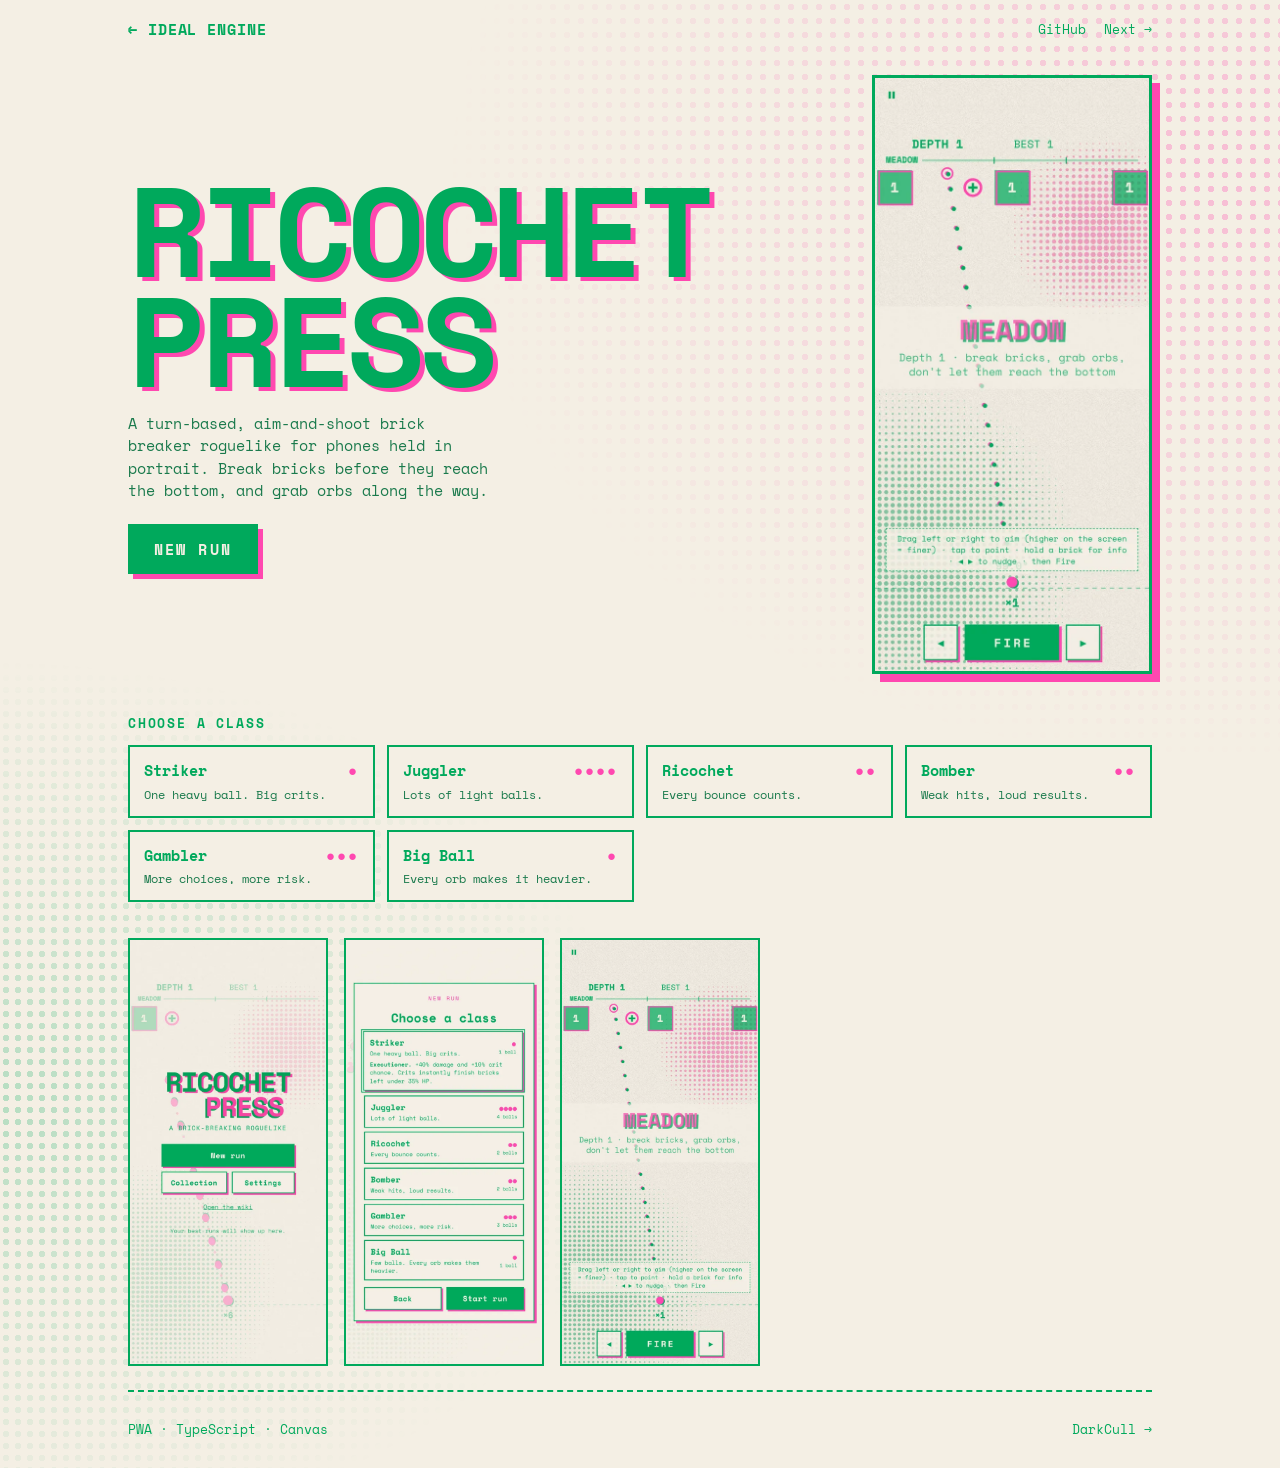
<file: ricochet-press/index.html>
<!doctype html>
<html lang="en">
<head>
<meta charset="utf-8">
<meta name="viewport" content="width=device-width, initial-scale=1, viewport-fit=cover">
<title>Ricochet Press · Ideal Engine</title>
<meta name="description" content="A turn-based, aim-and-shoot brick breaker roguelike for phones held in portrait, printed in two inks.">
<meta property="og:type" content="website">
<meta property="og:title" content="Ricochet Press · Brick Breaker Roguelike">
<meta property="og:description" content="A turn-based, aim-and-shoot brick breaker roguelike for phones held in portrait, printed in two inks.">
<meta property="og:image" content="https://nowitstime.github.io/ideal-engine/assets/img/ricochet-3.webp">
<meta name="twitter:card" content="summary_large_image">
<link rel="icon" href="../favicon.svg" type="image/svg+xml">
<link rel="preconnect" href="https://fonts.googleapis.com">
<link rel="preconnect" href="https://fonts.gstatic.com" crossorigin>
<link rel="stylesheet" href="https://fonts.googleapis.com/css2?family=Space+Mono:wght@400;700&display=swap">
<link rel="stylesheet" href="../assets/site.css">
<style>
/* Ricochet Press: two inks on cream paper. Title printed twice, slightly out of register; halftone fades in from the corners. */
:root{color-scheme:light;--paper:#f4efe4;--g:#00a95c;--p:#ff48b0;--g2:#1a7a4c}
body{background:var(--paper);color:var(--g);font-family:"Space Mono",ui-monospace,monospace}
body::before{content:"";position:absolute;inset:0;background:radial-gradient(circle,#ff48b04d 3px,transparent 3.5px) 0 0/14px 14px;-webkit-mask:radial-gradient(60% 40% at 95% 12%,#000,transparent);mask:radial-gradient(60% 40% at 95% 12%,#000,transparent);pointer-events:none}
body::after{content:"";position:absolute;inset:0;background:radial-gradient(circle,#00a95c40 3px,transparent 3.5px) 0 0/12px 12px;-webkit-mask:radial-gradient(50% 30% at 0% 75%,#000,transparent);mask:radial-gradient(50% 30% at 0% 75%,#000,transparent);pointer-events:none}
.brand{font-weight:700;text-transform:uppercase;letter-spacing:.06em}
.hero{display:grid;grid-template-columns:minmax(0,1.2fr) minmax(0,.8fr);gap:32px;align-items:center;padding-block:16px 40px}
.mis{font:700 clamp(54px,10vw,128px)/.86 "Space Mono",monospace;text-transform:uppercase;letter-spacing:-.04em;margin:0 0 18px;position:relative;color:var(--g);isolation:isolate}
.mis span{display:block}
.mis::before{content:attr(data-t);position:absolute;inset:0;color:var(--p);transform:translate(5px,4px);mix-blend-mode:multiply;white-space:pre-line;z-index:-1}
.lede{color:var(--g2);max-width:40ch;font-size:15px;margin:0 0 22px}
.rbtn{display:inline-block;background:var(--g);color:var(--paper);padding:14px 26px;font-weight:700;text-decoration:none;text-transform:uppercase;letter-spacing:.14em;box-shadow:5px 5px 0 var(--p);transition:transform .1s,box-shadow .1s}
.rbtn:hover{transform:translate(2px,2px);box-shadow:3px 3px 0 var(--p)}
.rphone{border:3px solid var(--g);box-shadow:8px 8px 0 var(--p);max-width:280px;width:100%;margin-left:auto}
h2{font-size:13px;text-transform:uppercase;letter-spacing:.14em;margin:0 0 12px}
.classes{display:grid;grid-template-columns:repeat(auto-fill,minmax(min(100%,200px),1fr));gap:12px;padding-bottom:36px}
.classes div{border:2px solid var(--g);padding:12px 14px;background:var(--paper)}
.classes b{display:flex;justify-content:space-between;font-size:15px}
.classes b i{color:var(--p);font-style:normal;letter-spacing:2px}
.classes p{margin:4px 0 0;font-size:12px;color:var(--g2)}
.strip{display:flex;gap:16px;overflow-x:auto;padding-bottom:24px}
.strip img{width:200px;flex:none;border:2px solid var(--g)}
.foot{border-top:2px dashed var(--g)}
@media (max-width:760px){.hero{grid-template-columns:1fr}.rphone{margin:0 auto}}
</style>
</head>
<body>
<div class="in">
  <header class="sitenav"><a class="brand" href="../index.html">← Ideal Engine</a><nav><a href="https://github.com/nowitstime/silver-barnacle">GitHub</a><a href="../darkcull/index.html">Next →</a></nav></header>
  <main>
    <section class="hero">
      <div>
        <h1 class="mis" data-t="Ricochet&#10;Press"><span>Ricochet</span><span>Press</span></h1>
        <p class="lede">A turn-based, aim-and-shoot brick breaker roguelike for phones held in portrait. Break bricks before they reach the bottom, and grab orbs along the way.</p>
        <a class="rbtn" href="https://nowitstime.github.io/silver-barnacle/">New run</a>
      </div>
      <img class="rphone" src="../assets/img/ricochet-3.webp" alt="Aiming the first shot at depth 1, Meadow">
    </section>
    <h2>Choose a class</h2>
    <div class="classes">
      <div><b>Striker <i>●</i></b><p>One heavy ball. Big crits.</p></div>
      <div><b>Juggler <i>●●●●</i></b><p>Lots of light balls.</p></div>
      <div><b>Ricochet <i>●●</i></b><p>Every bounce counts.</p></div>
      <div><b>Bomber <i>●●</i></b><p>Weak hits, loud results.</p></div>
      <div><b>Gambler <i>●●●</i></b><p>More choices, more risk.</p></div>
      <div><b>Big Ball <i>●</i></b><p>Every orb makes it heavier.</p></div>
    </div>
    <div class="strip"><img src="../assets/img/ricochet-1.webp" alt="Title screen"><img src="../assets/img/ricochet-2.webp" alt="Class select"><img src="../assets/img/ricochet-3.webp" alt="Aiming a shot"></div>
  </main>
  <footer class="foot"><span>PWA · TypeScript · Canvas</span><a href="../darkcull/index.html">DarkCull →</a></footer>
</div>
</body>
</html>
</file>
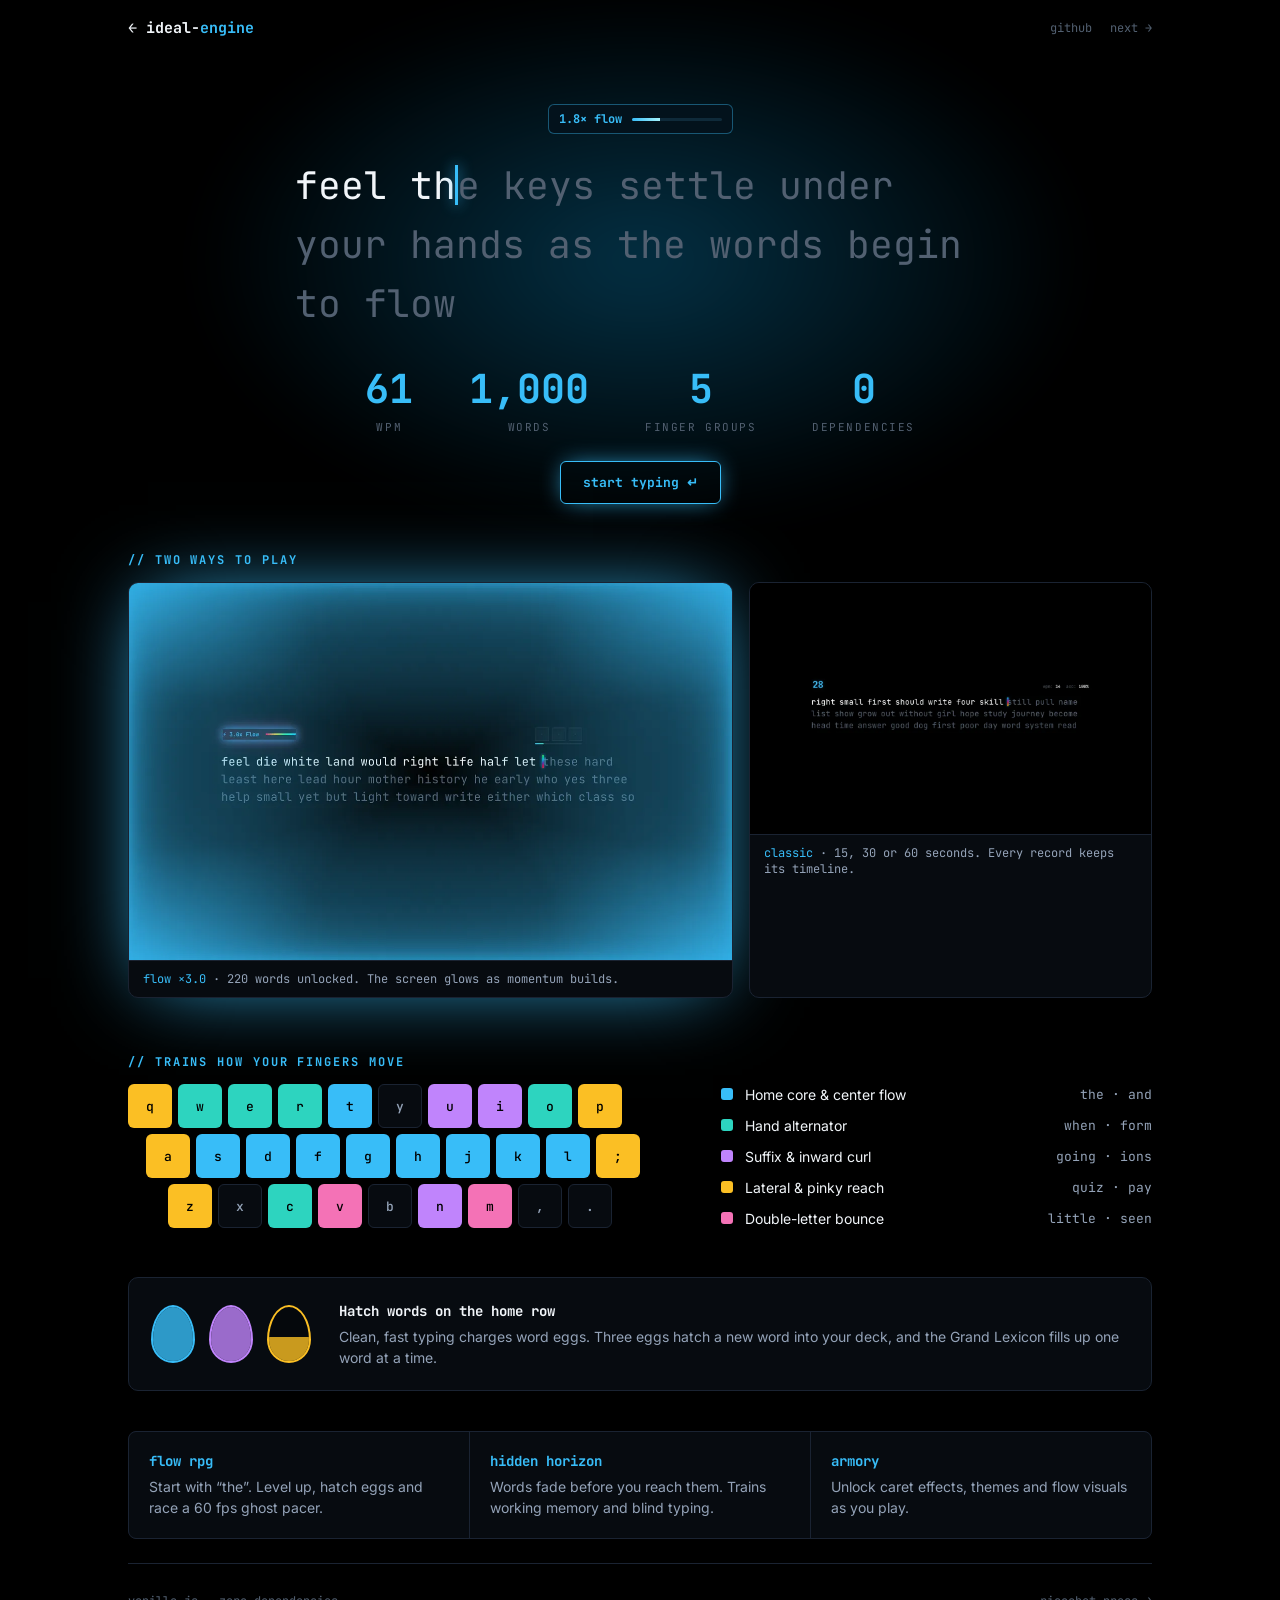
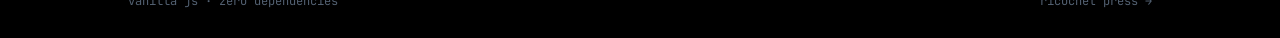
<file: typeflow/index.html>
<!doctype html>
<html lang="en">
<head>
<meta charset="utf-8">
<meta name="viewport" content="width=device-width, initial-scale=1, viewport-fit=cover">
<title>TypeFlow · Ideal Engine</title>
<meta name="description" content="An OLED typing trainer and incremental flow-state RPG. Start with one word and grow to 1,000.">
<meta property="og:type" content="website">
<meta property="og:title" content="TypeFlow · OLED Typing Trainer & Flow RPG">
<meta property="og:description" content="An OLED typing trainer and incremental flow-state RPG. Start with one word and grow to 1,000.">
<meta property="og:image" content="https://nowitstime.github.io/ideal-engine/assets/img/typeflow-flow.webp">
<meta name="twitter:card" content="summary_large_image">
<link rel="icon" href="../favicon.svg" type="image/svg+xml">
<link rel="preconnect" href="https://fonts.googleapis.com">
<link rel="preconnect" href="https://fonts.gstatic.com" crossorigin>
<link rel="stylesheet" href="https://fonts.googleapis.com/css2?family=Inter:wght@400;500&family=JetBrains+Mono:wght@400;700&display=swap">
<link rel="stylesheet" href="../assets/site.css">
<style>
/* TypeFlow: OLED black, the cyan caret, and a glow that rises with typing speed, like the app. */
:root{color-scheme:dark;--bg:#000;--bg2:#070b10;--cy:#38bdf8;--sub:#526071;--line:#1a2332;--txt:#f1f5f9;--soft:#94a3b8;--err:#f87171;--glow:0}
body{background:var(--bg);color:var(--txt);font-family:"Inter",system-ui,sans-serif}
.aura{position:absolute;left:0;right:0;top:-120px;height:760px;background:radial-gradient(50% 50% at 50% 50%,#0ea5e9,transparent 70%);opacity:calc(.12 + var(--glow)*.55);filter:blur(30px);transition:opacity .4s;pointer-events:none}
.brand{font:700 15px "JetBrains Mono",monospace}.brand b{color:var(--cy)}
.sitenav nav{font:400 12px "JetBrains Mono",monospace;color:var(--sub)}
.typer{padding-block:48px 48px;display:flex;flex-direction:column;align-items:center}
h1{position:absolute;width:1px;height:1px;overflow:hidden;clip:rect(0 0 0 0)}
.flowchip{font:700 12px "JetBrains Mono",monospace;color:var(--cy);border:1px solid #38bdf866;background:#03121c;border-radius:6px;padding:6px 10px;display:flex;gap:10px;align-items:center}
.flowchip i{display:block;width:90px;height:3px;background:#0f2a3a;border-radius:2px;overflow:hidden}
.flowchip i b{display:block;height:100%;width:calc(var(--glow)*100%);background:linear-gradient(90deg,#38bdf8,#a5f3fc);transition:width .3s}
.line{font:400 clamp(20px,3.4vw,38px)/1.55 "JetBrains Mono",monospace;color:var(--sub);margin:22px auto 26px;max-width:30ch;min-height:4.65em;text-align:left;word-break:break-word}
.line .ok{color:var(--txt)}.line .bad{color:var(--err);text-decoration:underline}
.line .car{display:inline-block;width:3px;height:1.05em;background:var(--cy);vertical-align:-.15em;margin:0 -1px;animation:blink 1s steps(1) infinite;box-shadow:0 0 14px var(--cy)}
.wpm{display:flex;justify-content:center;gap:clamp(18px,5vw,56px);font-family:"JetBrains Mono",monospace;flex-wrap:wrap}
.wpm div{display:flex;flex-direction:column;align-items:center}
.wpm b{font-size:clamp(26px,4vw,40px);color:var(--cy);font-variant-numeric:tabular-nums}
.wpm span{font-size:11px;color:var(--sub);text-transform:uppercase;letter-spacing:.14em}
.tbtn{display:inline-block;margin-top:26px;border:1px solid var(--cy);color:var(--cy);padding:12px 22px;border-radius:6px;font:700 13px "JetBrains Mono",monospace;text-decoration:none;box-shadow:0 0 24px -6px var(--cy)}
.tbtn:hover{background:#38bdf81a}
h2{font:700 12px "JetBrains Mono",monospace;color:var(--cy);text-transform:uppercase;letter-spacing:.16em;margin:0 0 14px}
.shots2{display:grid;grid-template-columns:minmax(0,1.5fr) minmax(0,1fr);gap:16px;margin-bottom:56px}
.shots2 figure{margin:0;border:1px solid var(--line);border-radius:10px;overflow:hidden;background:var(--bg2)}
.shots2 figure.glow{box-shadow:0 0 80px -20px #38bdf8}
.shots2 img{width:100%;aspect-ratio:16/10;object-fit:cover}
.shots2 figcaption{font:400 12px "JetBrains Mono",monospace;color:var(--soft);padding:10px 14px;border-top:1px solid var(--line)}
.shots2 figcaption b{color:var(--cy);font-weight:400}
.kb{display:grid;grid-template-columns:minmax(0,1.3fr) minmax(0,1fr);gap:32px;align-items:center;margin-bottom:48px}
.keys{display:flex;flex-direction:column;gap:6px;font:500 13px "JetBrains Mono",monospace;overflow-x:auto}
.keys .r{display:flex;gap:6px}
.keys .r:nth-child(2){padding-left:18px}.keys .r:nth-child(3){padding-left:40px}
.keys span{flex:0 0 auto;width:clamp(26px,4.2vw,44px);aspect-ratio:1;display:grid;place-items:center;border-radius:6px;border:1px solid var(--line);color:var(--soft);background:var(--bg2)}
.keys span[data-b]{color:#000;border-color:transparent}
.buckets{display:flex;flex-direction:column;gap:10px}
.buckets div{display:grid;grid-template-columns:12px minmax(0,1fr) auto;gap:12px;align-items:center;font-size:14px}
.buckets i{width:12px;height:12px;border-radius:3px}
.buckets code{font:400 13px "JetBrains Mono",monospace;color:var(--soft)}
.nest{display:grid;grid-template-columns:auto minmax(0,1fr);gap:28px;align-items:center;padding:22px;border:1px solid var(--line);border-radius:10px;background:var(--bg2);margin-bottom:40px}
.eggs{display:flex;gap:14px;align-items:flex-end}
.egg{width:44px;height:58px;border-radius:50%/60% 60% 40% 40%;border:2px solid var(--c);position:relative;overflow:hidden;background:#05080c}
.egg::after{content:"";position:absolute;left:0;right:0;bottom:0;height:var(--f);background:var(--c);opacity:.8}
.nest p{margin:4px 0 0;color:var(--soft);font-size:14px}
.nest b{font:700 14px "JetBrains Mono",monospace}
.modes{display:grid;grid-template-columns:repeat(3,minmax(0,1fr));gap:1px;background:var(--line);border:1px solid var(--line);border-radius:8px;overflow:hidden;margin-bottom:24px}
.modes div{background:var(--bg2);padding:20px}
.modes h3{font:700 14px "JetBrains Mono",monospace;color:var(--cy);margin:0 0 6px}
.modes p{margin:0;font-size:14px;color:var(--soft)}
.foot{border-top:1px solid var(--line);font-family:"JetBrains Mono",monospace;font-size:12px;color:var(--sub)}
@media (max-width:760px){.shots2,.kb,.modes,.nest{grid-template-columns:1fr}}
</style>
</head>
<body>
<div class="aura" aria-hidden="true"></div>
<div class="in">
  <header class="sitenav"><a class="brand" href="../index.html">← ideal-<b>engine</b></a><nav><a href="https://github.com/nowitstime/typeflow">github</a><a href="../ricochet-press/index.html">next →</a></nav></header>
  <main>
    <section class="typer">
      <h1>TypeFlow</h1>
      <div class="flowchip"><span id="tfX">1.0× flow</span><i><b></b></i></div>
      <div class="line" id="tfLine" aria-label="feel the keys settle under your hands as the words begin to flow"></div>
      <div class="wpm"><div><b id="tfW">0</b><span>wpm</span></div><div><b>1,000</b><span>words</span></div><div><b>5</b><span>finger groups</span></div><div><b>0</b><span>dependencies</span></div></div>
      <a class="tbtn" href="https://nowitstime.github.io/typeflow/">start typing ↵</a>
    </section>

    <h2>// two ways to play</h2>
    <div class="shots2">
      <figure class="glow"><img src="../assets/img/typeflow-flow.webp" alt="Flow mode glowing cyan at 3.0x flow"><figcaption><b>flow ×3.0</b> · 220 words unlocked. The screen glows as momentum builds.</figcaption></figure>
      <figure><img src="../assets/img/typeflow-classic.webp" alt="Classic mode timed test"><figcaption><b>classic</b> · 15, 30 or 60 seconds. Every record keeps its timeline.</figcaption></figure>
    </div>

    <h2>// trains how your fingers move</h2>
    <div class="kb">
      <div class="keys" aria-hidden="true" id="tfKeys"></div>
      <div class="buckets">
        <div><i style="background:#38bdf8"></i><span>Home core &amp; center flow</span><code>the · and</code></div>
        <div><i style="background:#2dd4bf"></i><span>Hand alternator</span><code>when · form</code></div>
        <div><i style="background:#c084fc"></i><span>Suffix &amp; inward curl</span><code>going · ions</code></div>
        <div><i style="background:#fbbf24"></i><span>Lateral &amp; pinky reach</span><code>quiz · pay</code></div>
        <div><i style="background:#f472b6"></i><span>Double-letter bounce</span><code>little · seen</code></div>
      </div>
    </div>

    <div class="nest">
      <div class="eggs" aria-hidden="true"><div class="egg" style="--c:#38bdf8;--f:100%"></div><div class="egg" style="--c:#c084fc;--f:100%"></div><div class="egg" style="--c:#fbbf24;--f:45%"></div></div>
      <div><b>Hatch words on the home row</b><p>Clean, fast typing charges word eggs. Three eggs hatch a new word into your deck, and the Grand Lexicon fills up one word at a time.</p></div>
    </div>

    <div class="modes">
      <div><h3>flow rpg</h3><p>Start with “the”. Level up, hatch eggs and race a 60 fps ghost pacer.</p></div>
      <div><h3>hidden horizon</h3><p>Words fade before you reach them. Trains working memory and blind typing.</p></div>
      <div><h3>armory</h3><p>Unlock caret effects, themes and flow visuals as you play.</p></div>
    </div>
  </main>
  <footer class="foot"><span>vanilla js · zero dependencies</span><a href="../ricochet-press/index.html">ricochet press →</a></footer>
</div>
<script>
(function () {
  // Keyboard tinted by finger-motion group
  const heat = { a: '#fbbf24', s: '#38bdf8', d: '#38bdf8', f: '#38bdf8', g: '#38bdf8', h: '#38bdf8', j: '#38bdf8', k: '#38bdf8', l: '#38bdf8', ';': '#fbbf24', q: '#fbbf24', p: '#fbbf24', z: '#fbbf24', w: '#2dd4bf', e: '#2dd4bf', r: '#2dd4bf', o: '#2dd4bf', i: '#c084fc', n: '#c084fc', t: '#38bdf8', u: '#c084fc', m: '#f472b6', c: '#2dd4bf', v: '#f472b6' };
  document.getElementById('tfKeys').innerHTML = ['qwertyuiop', 'asdfghjkl;', 'zxcvbnm,.']
    .map((r) => '<div class="r">' + [...r].map((k) => heat[k] ? `<span data-b style="background:${heat[k]}">${k}</span>` : `<span>${k}</span>`).join('') + '</div>').join('');

  // Self-typing hero; the glow follows typing speed, with one typo on the way
  const target = 'feel the keys settle under your hands as the words begin to flow';
  const root = document.documentElement, line = document.getElementById('tfLine'), w = document.getElementById('tfW'), x = document.getElementById('tfX');
  const render = (typed, bad) => {
    let h = '';
    for (let i = 0; i < target.length; i++) {
      if (i < typed) h += '<span class="ok">' + target[i] + '</span>';
      else if (i === typed && bad) h += '<span class="bad">' + bad + '</span><span class="car"></span>';
      else { if (i === typed) h += '<span class="car"></span>'; h += target[i]; }
    }
    if (typed >= target.length) h += '<span class="car"></span>';
    line.innerHTML = h;
  };
  const setGlow = (g) => { root.style.setProperty('--glow', g.toFixed(2)); x.textContent = (1 + g * 2.6).toFixed(1) + '× flow'; };
  if (matchMedia('(prefers-reduced-motion: reduce)').matches) { render(target.length); w.textContent = '84'; setGlow(0.8); return; }
  let i = 0, typo = false, speed = 150, t0 = performance.now();
  const step = () => {
    if (i === 19 && !typo) { typo = true; render(i, 'k'); setGlow(0.15); speed = 150; setTimeout(step, 450); return; }
    i++; render(i); speed = Math.max(45, speed * 0.965);
    w.textContent = Math.round((i / 5) / ((performance.now() - t0) / 60000)) || 0;
    setGlow(Math.min(1, Math.max(0, (150 - speed) / 105)));
    if (i < target.length) setTimeout(step, speed + Math.random() * 40);
    else setTimeout(() => { i = 0; typo = false; speed = 150; t0 = performance.now(); setGlow(0); render(0); setTimeout(step, 600); }, 2200);
  };
  setGlow(0); render(0); setTimeout(step, 500);
})();
</script>
</body>
</html>
</file>
<file: assets/site.css>
/* Shared base for every page. Each page sets its own palette and type in its <style> block. */
*,*::before,*::after{box-sizing:border-box}
html{-webkit-text-size-adjust:100%}
body{margin:0;min-height:100vh;position:relative;overflow-x:hidden;font-size:15px;line-height:1.5}
img{display:block;max-width:100%;height:auto}
a{color:inherit}
.in{max-width:1120px;margin:0 auto;padding-left:max(16px,clamp(16px,4vw,48px),env(safe-area-inset-left,0px));padding-right:max(16px,clamp(16px,4vw,48px),env(safe-area-inset-right,0px));position:relative;z-index:1}
.sitenav{display:flex;justify-content:space-between;align-items:center;gap:12px;flex-wrap:wrap;padding-block:18px}
.sitenav nav{display:flex;gap:18px;font-size:13px;flex-wrap:wrap}
.sitenav a{text-decoration:none}
.sitenav a:hover{text-decoration:underline}
.foot{display:flex;justify-content:space-between;gap:12px;flex-wrap:wrap;padding-block:28px;font-size:13px}
.foot a{text-decoration:none}
.foot a:hover{text-decoration:underline}
:focus-visible{outline:2px solid currentColor;outline-offset:3px}
canvas.sky{position:absolute;inset:0;width:100%;height:100%;z-index:0;pointer-events:none}
@keyframes blink{50%{opacity:0}}
@keyframes spin{to{transform:rotate(360deg)}}
@media (prefers-reduced-motion:reduce){*,*::before,*::after{animation:none!important;transition:none!important}}
</file>
